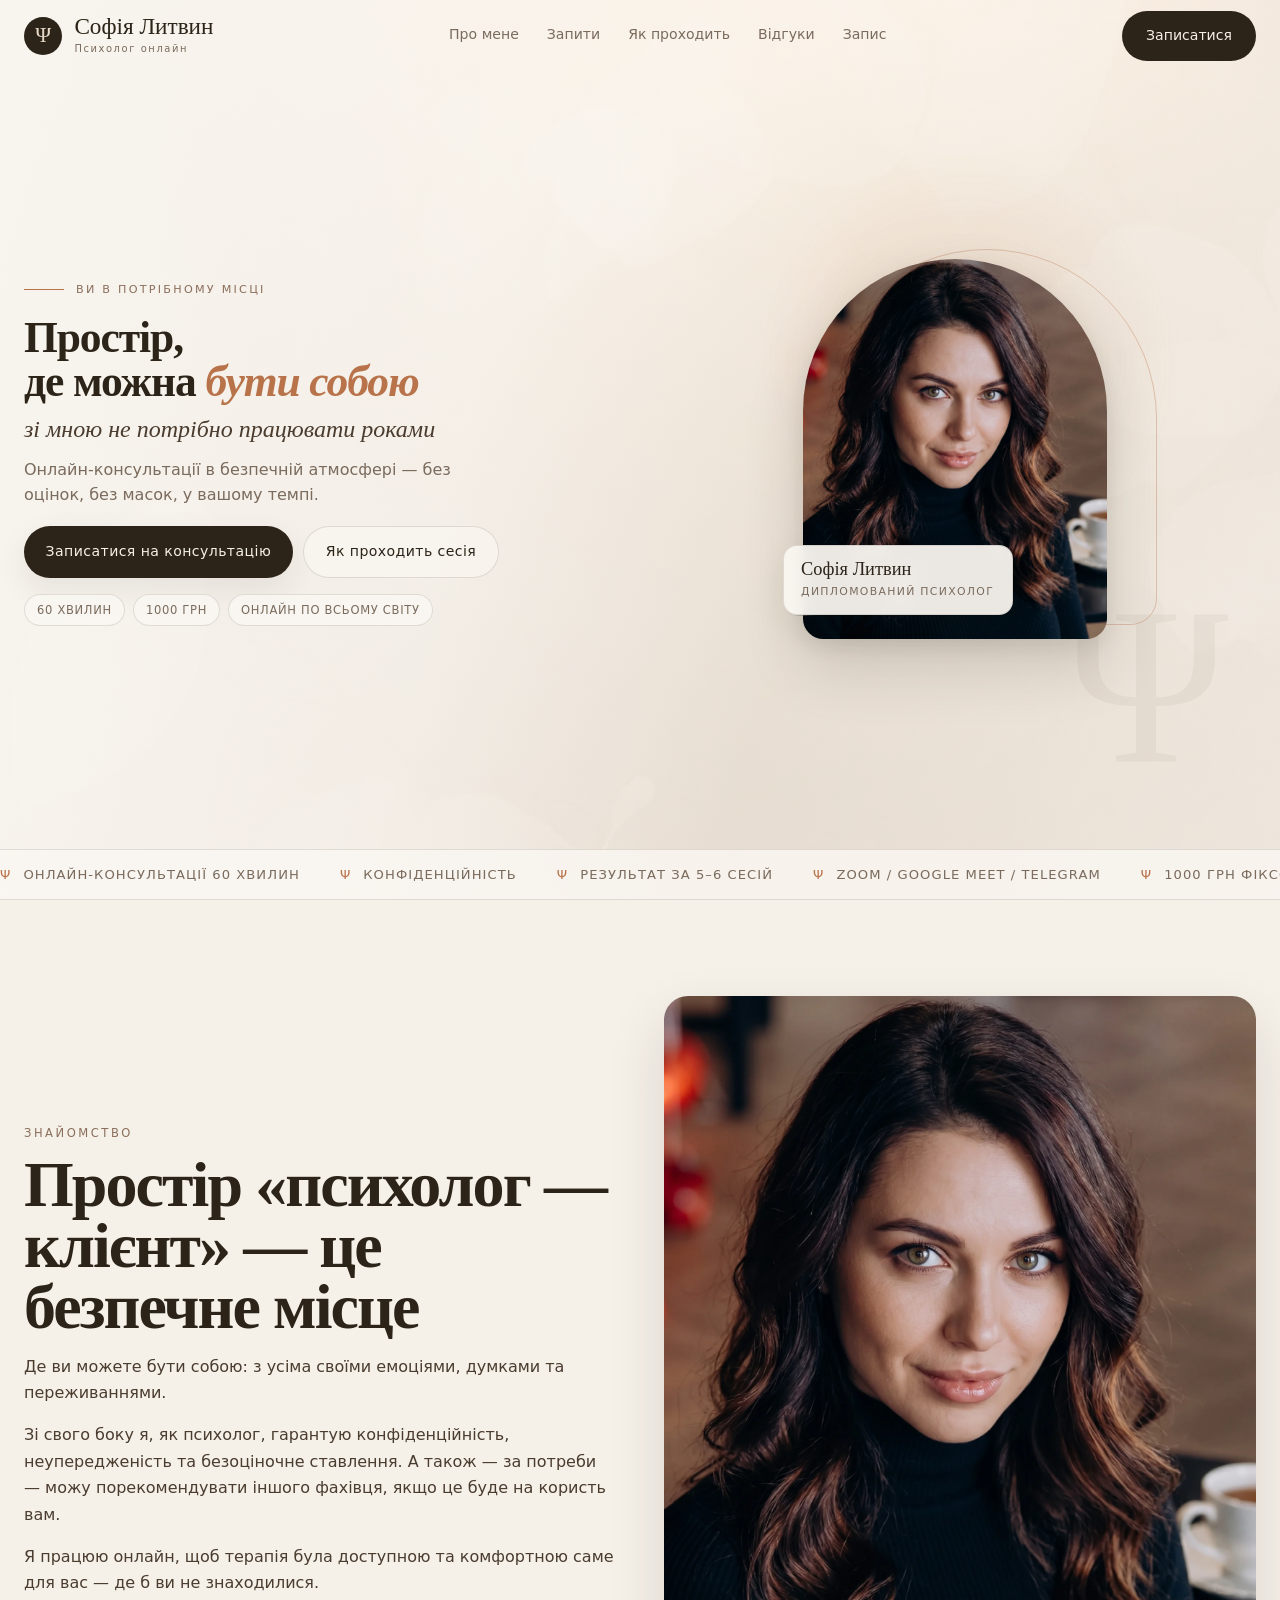
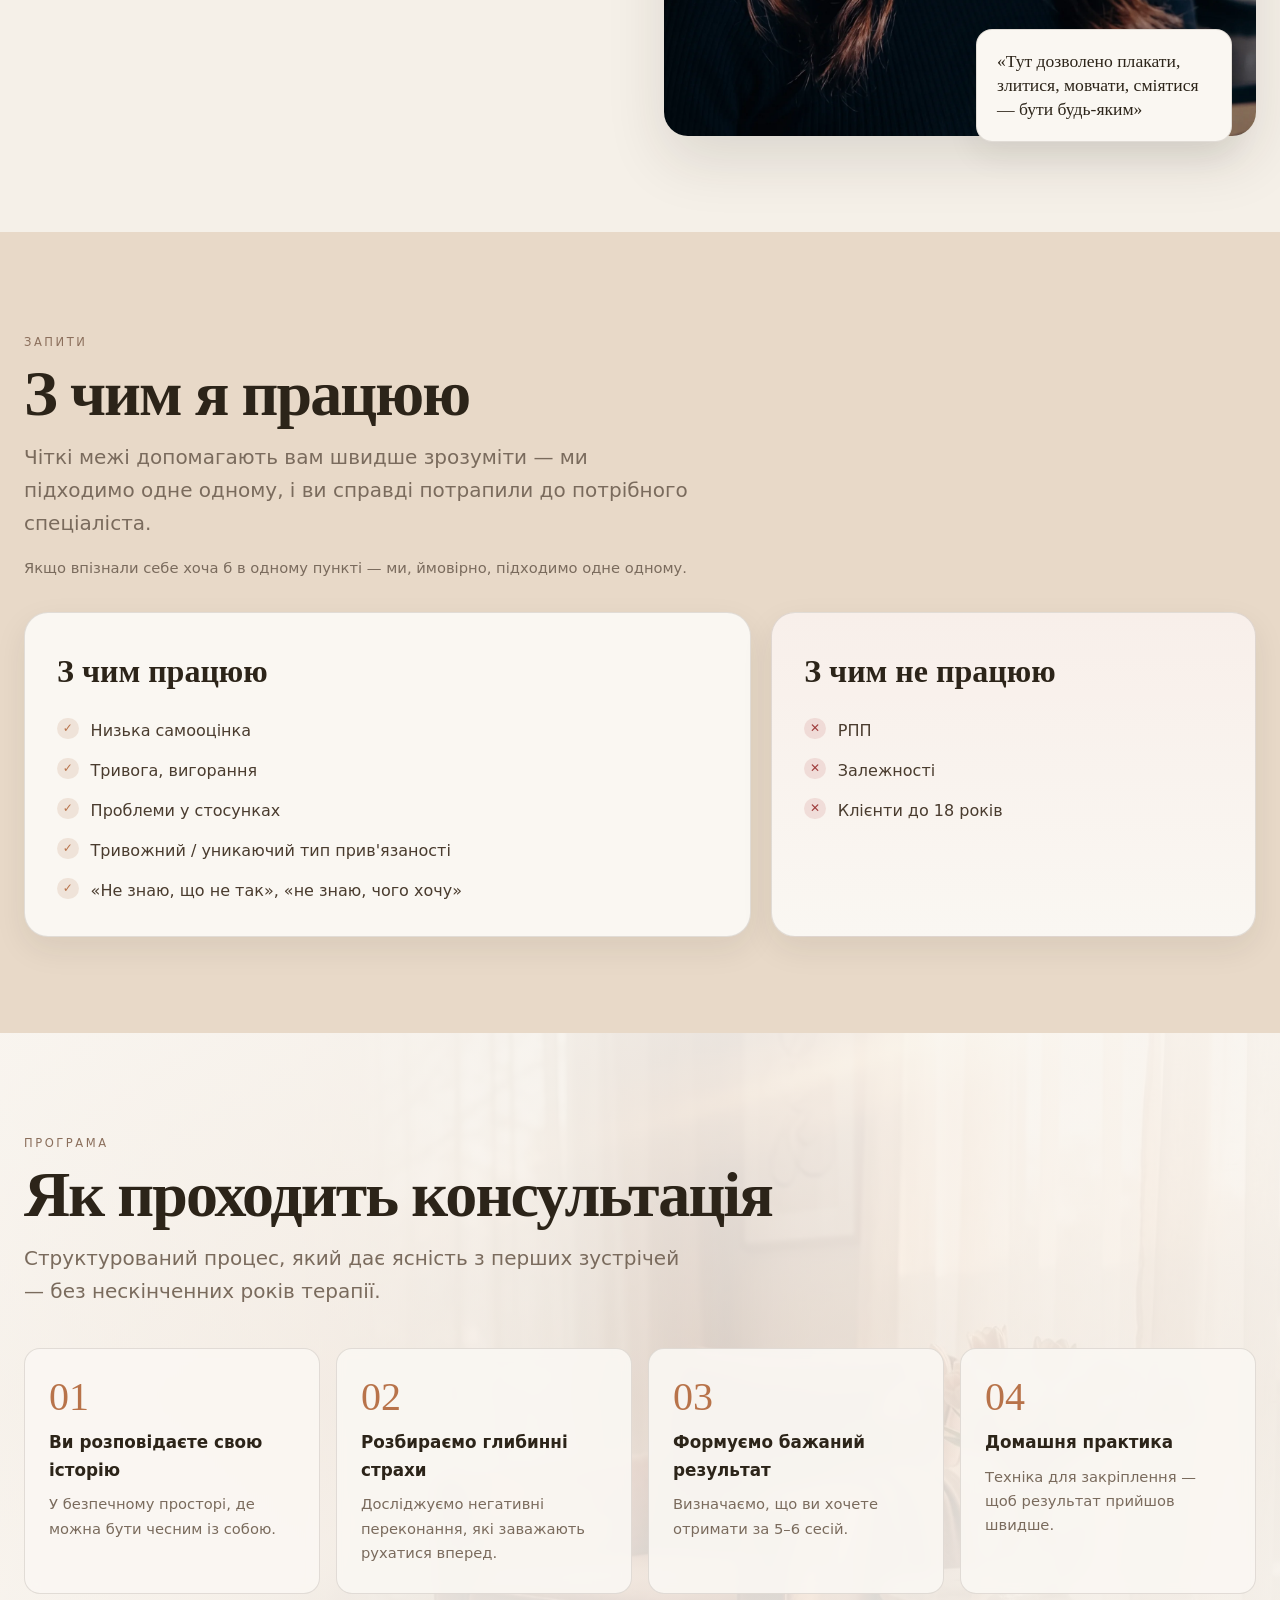
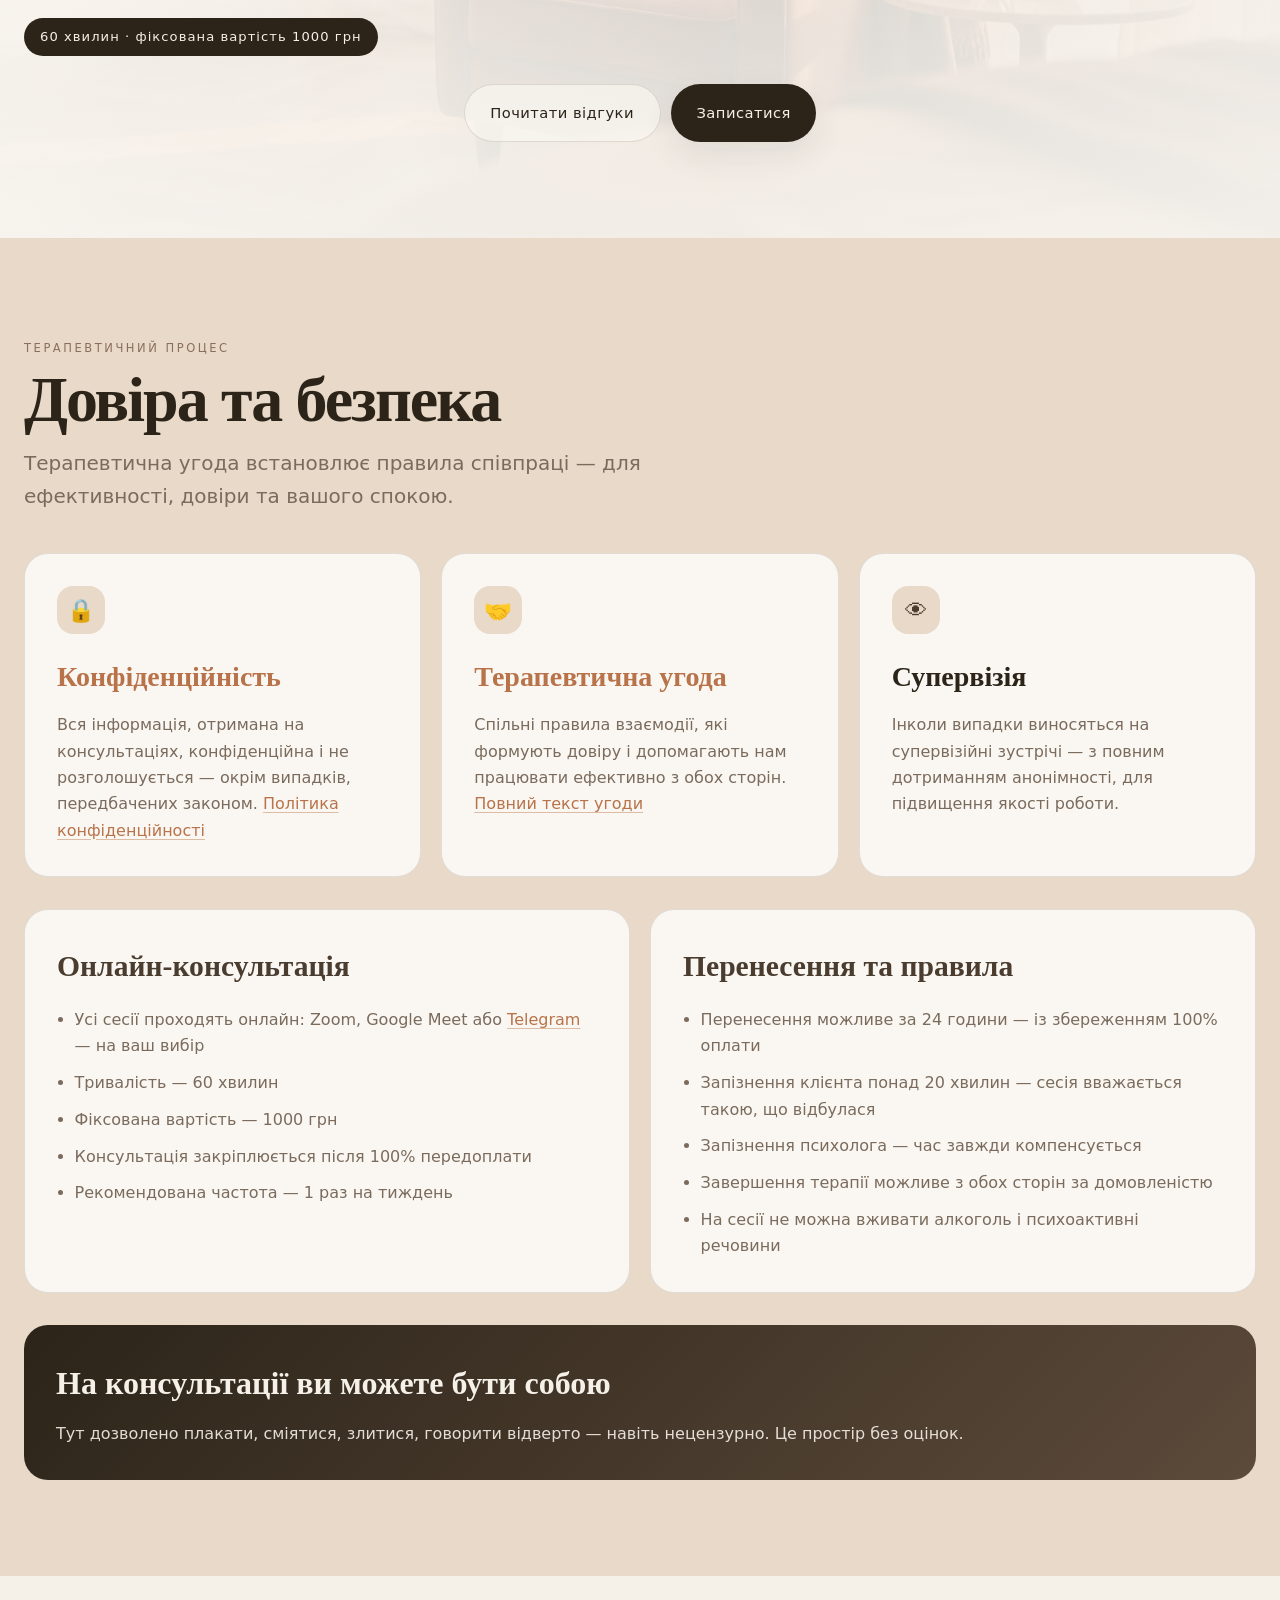
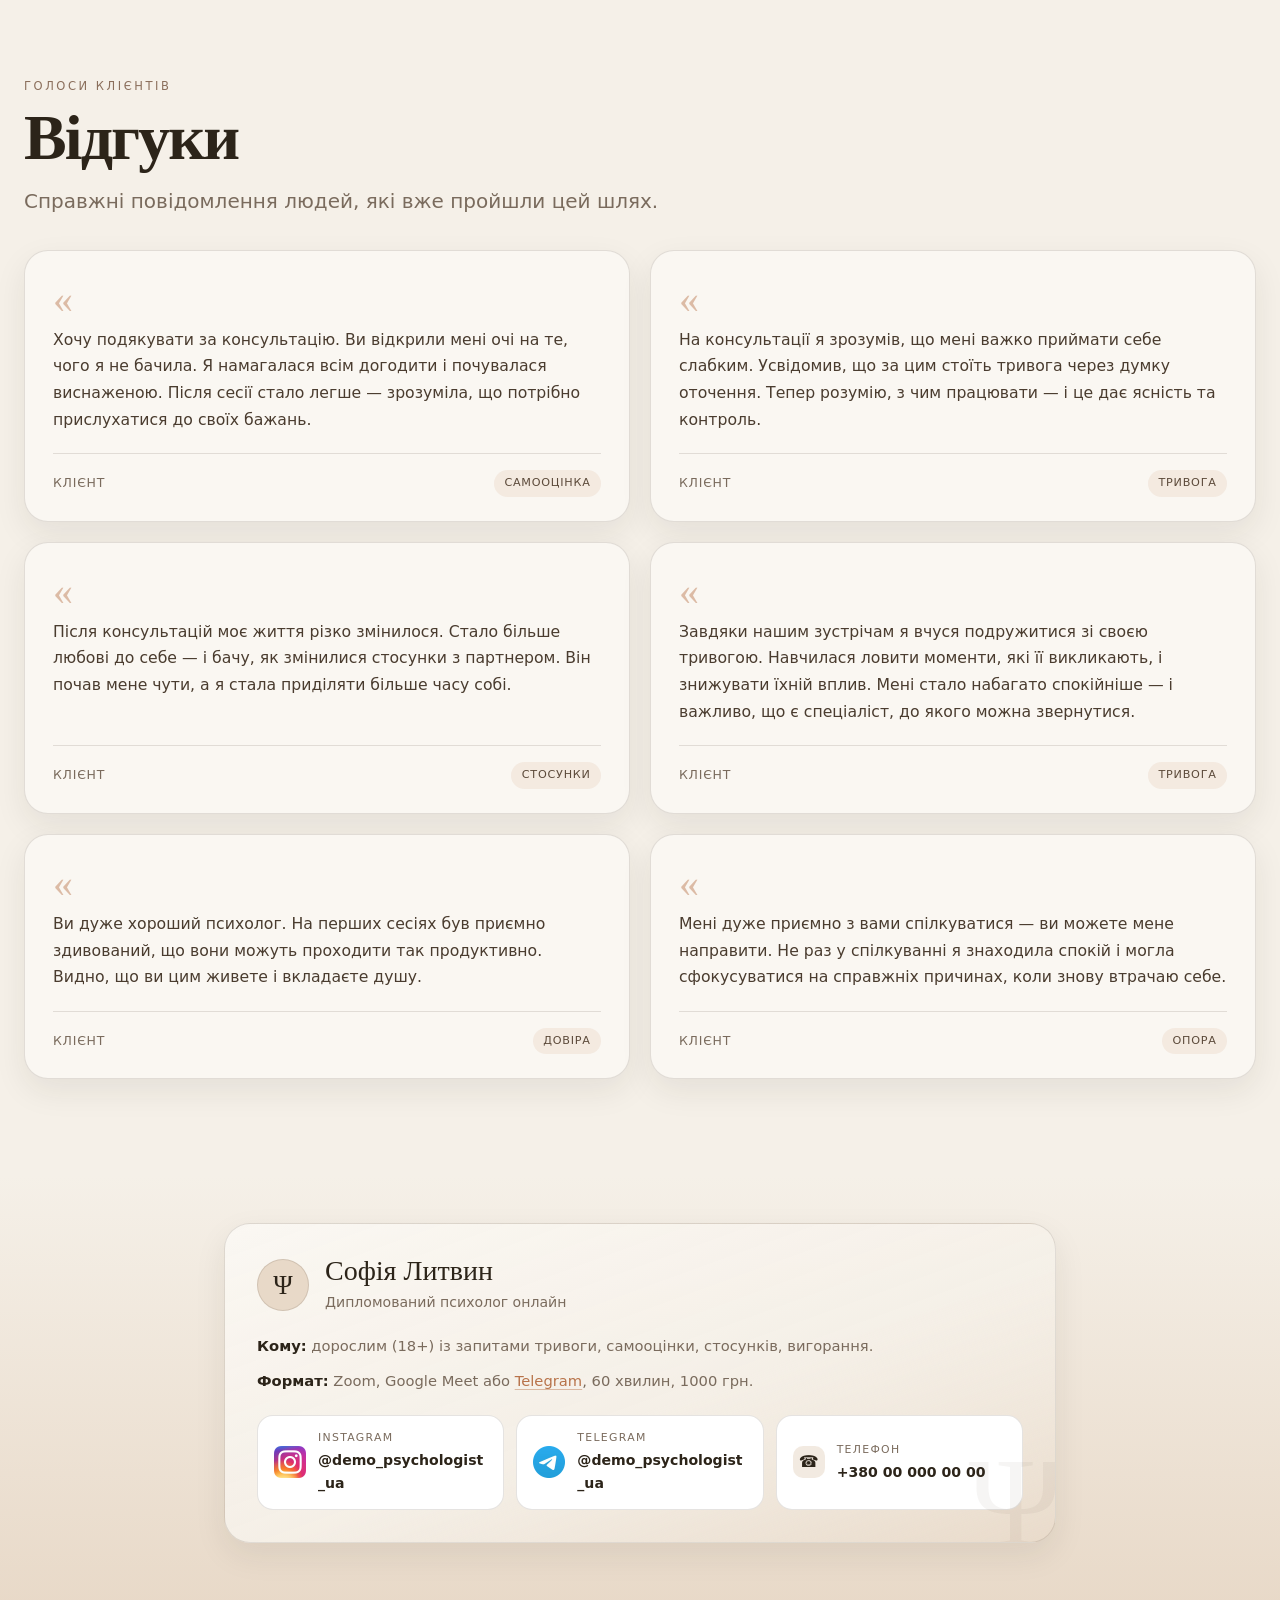
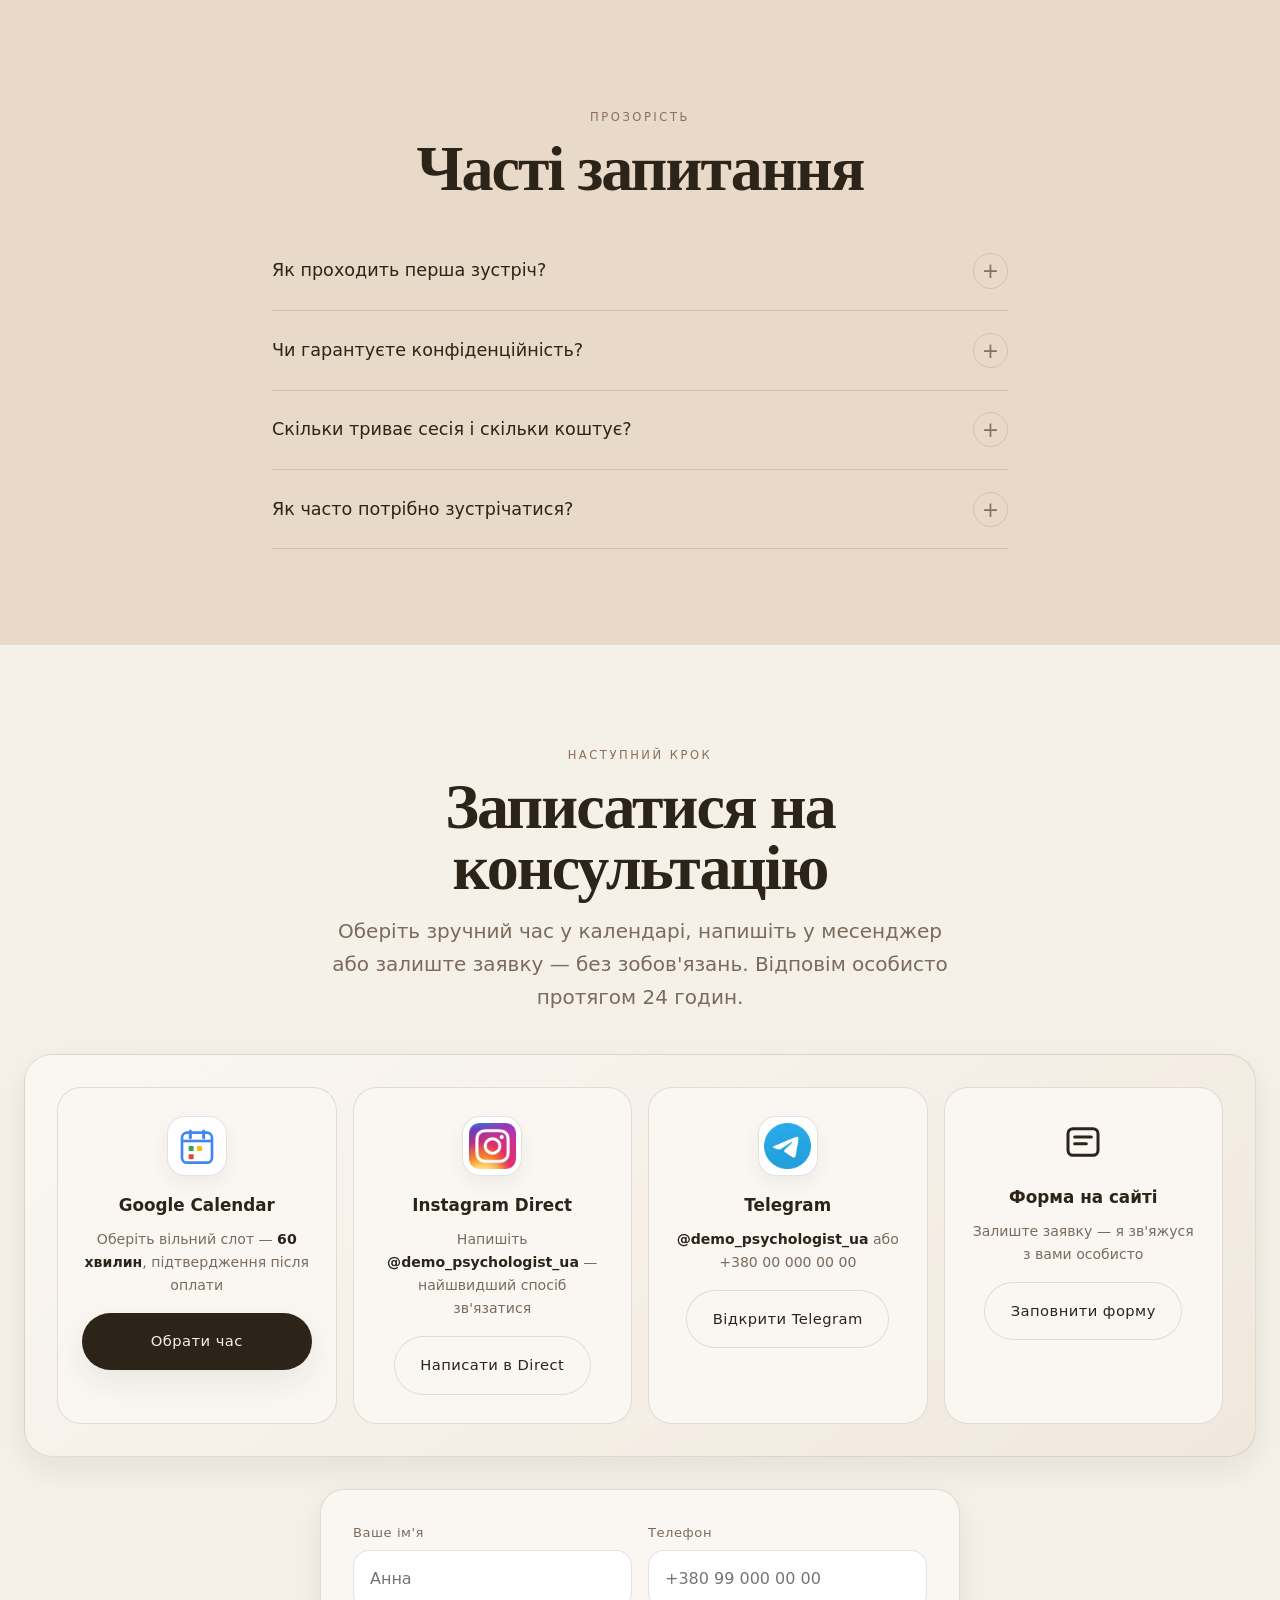
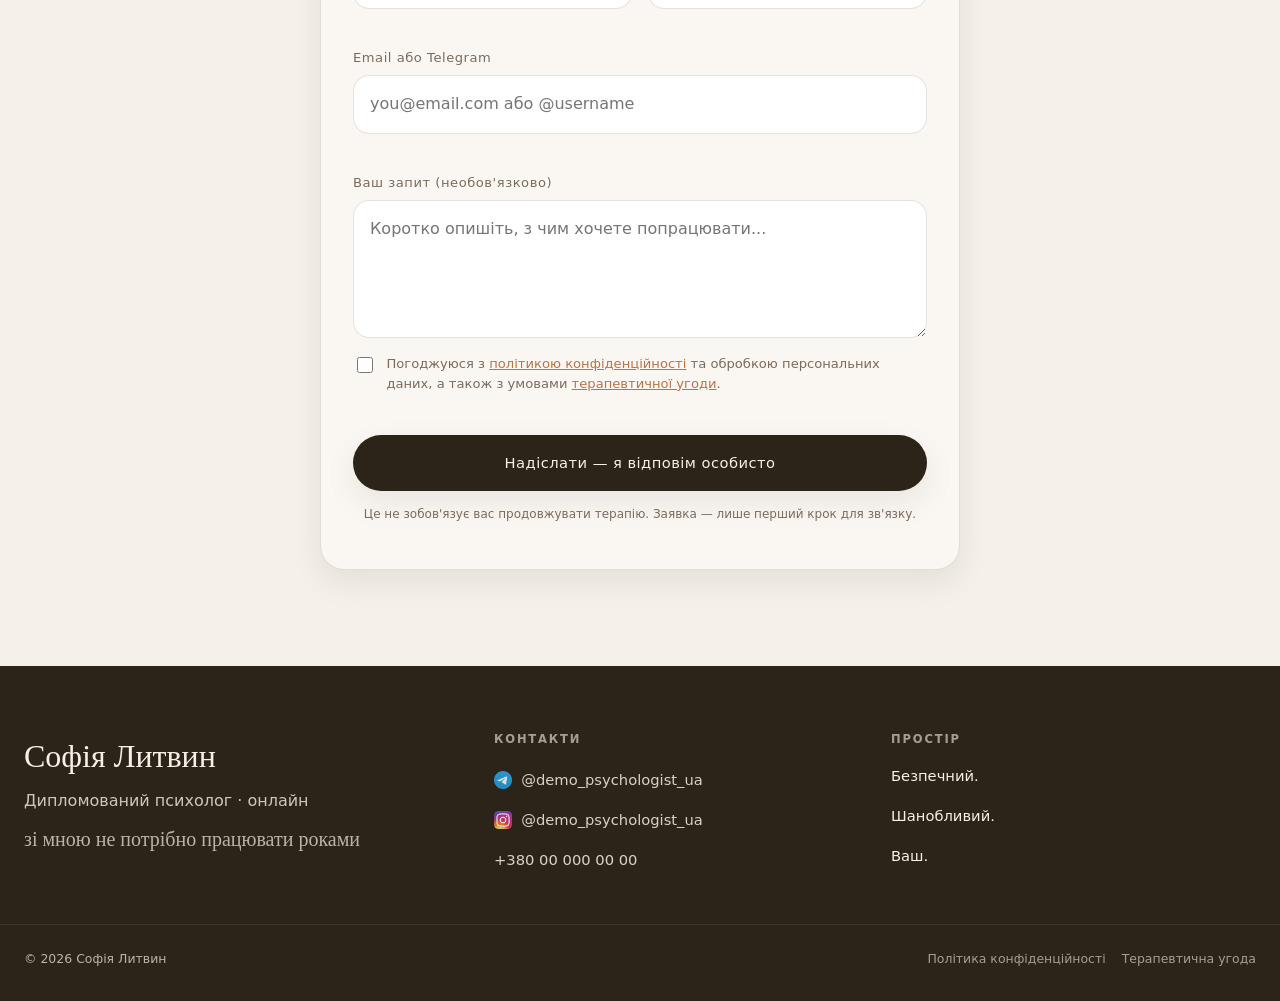
<file: index.html>
<!DOCTYPE html>
<html lang="uk">
<head>
  <!-- SITE_URL: https://demo-psychologist.example.com — оновити при публікації -->
  <meta charset="UTF-8">
  <meta name="viewport" content="width=device-width, initial-scale=1.0, viewport-fit=cover">
  <meta name="description" content="Софія Литвин — дипломований психолог онлайн. Тривога, самооцінка, стосунки, вигорання. Результат за 5–6 сесій. Запис у Instagram Direct, Telegram або через форму.">
  <meta name="keywords" content="психолог онлайн, Софія Литвин, тривога, самооцінка, стосунки, консультація психолога">
  <link rel="canonical" href="https://demo-psychologist.example.com">
  <meta name="theme-color" content="#E8D9C8">
  <meta name="referrer" content="strict-origin-when-cross-origin">
  <meta http-equiv="Content-Security-Policy" content="default-src 'self'; base-uri 'self'; form-action 'self' https://api.web3forms.com; frame-ancestors 'none'; object-src 'none'; style-src 'self' https://fonts.googleapis.com 'unsafe-inline'; font-src 'self' https://fonts.gstatic.com; img-src 'self' data:; script-src 'self'; connect-src 'self' https://api.web3forms.com;">
  <title>Софія Литвин — психолог онлайн</title>
  <link rel="icon" href="assets/favicon.svg" type="image/svg+xml">
  <link rel="apple-touch-icon" href="assets/favicon.svg">
  <link rel="preconnect" href="https://fonts.googleapis.com">
  <link rel="preconnect" href="https://fonts.gstatic.com" crossorigin>
  <link href="https://fonts.googleapis.com/css2?family=Cormorant+Garamond:ital,wght@0,500;0,600;0,700;1,500&family=Manrope:wght@400;500;600;700&display=swap" rel="stylesheet">
  <link rel="stylesheet" href="css/styles.css">
  <link rel="stylesheet" href="css/animations.css">
  <meta property="og:type" content="website">
  <meta property="og:locale" content="uk_UA">
  <meta property="og:title" content="Софія Литвин — психолог онлайн">
  <meta property="og:description" content="Безпечний простір, де вам допоможуть. Зі мною не потрібно працювати роками.">
  <meta property="og:image" content="assets/images/person/1.webp">
  <meta name="twitter:card" content="summary_large_image">
      <script type="application/ld+json">
  {
    "@context": "https://schema.org",
    "@graph": [
      {
        "@type": "ProfessionalService",
        "@id": "https://demo-psychologist.example.com#business",
        "name": "Софія Литвин — психолог онлайн",
        "description": "Індивідуальні онлайн-консультації 60 хвилин. Тривога, самооцінка, стосунки, вигорання. Результат за 5–6 сесій.",
        "url": "https://demo-psychologist.example.com",
        "image": "https://demo-psychologist.example.com/assets/images/person/1.webp",
        "telephone": "+380000000000",
        "priceRange": "1000 UAH",
        "areaServed": { "@type": "Place", "name": "Онлайн по всьому світу" },
        "sameAs": ["https://instagram.com/demo_psychologist_ua", "https://t.me/demo_psychologist_ua"],
        "founder": {
          "@type": "Person",
          "name": "Софія Литвин",
          "jobTitle": "Дипломований психолог"
        }
      },
      {
        "@type": "FAQPage",
        "mainEntity": [
          { "@type": "Question", "name": "Як проходить перша зустріч?", "acceptedAnswer": { "@type": "Answer", "text": "Перша сесія — знайомство та обговорення запиту без зобов'язання продовжувати." }},
          { "@type": "Question", "name": "Чи гарантуєте конфіденційність?", "acceptedAnswer": { "@type": "Answer", "text": "Так, вся інформація конфіденційна, окрім випадків, передбачених законом." }},
          { "@type": "Question", "name": "Скільки триває сесія і скільки коштує?", "acceptedAnswer": { "@type": "Answer", "text": "60 хвилин, 1000 грн. Консультація закріплюється після 100% передоплати." }},
          { "@type": "Question", "name": "Як часто потрібно зустрічатися?", "acceptedAnswer": { "@type": "Answer", "text": "Рекомендується 1 раз на тиждень, частоту можна коригувати." }}
        ]
      }
    ]
  }
  </script>
    </head>
<body>
      <svg xmlns="http://www.w3.org/2000/svg" style="display:none" aria-hidden="true">
    <symbol id="icon-instagram-brand" viewBox="0 0 24 24">
      <defs><linearGradient id="ig-grad" x1="0%" y1="100%" x2="100%" y2="0%"><stop offset="0%" stop-color="#F58529"/><stop offset="30%" stop-color="#DD2A7B"/><stop offset="60%" stop-color="#8134AF"/><stop offset="100%" stop-color="#515BD4"/></linearGradient></defs>
      <rect x="1" y="1" width="22" height="22" rx="6" fill="url(#ig-grad)"/>
      <rect x="5.5" y="5.5" width="13" height="13" rx="3.5" fill="none" stroke="#fff" stroke-width="1.6"/>
      <circle cx="12" cy="12" r="3.2" fill="none" stroke="#fff" stroke-width="1.6"/>
      <circle cx="17.2" cy="6.8" r="1.1" fill="#fff"/>
    </symbol>
    <symbol id="icon-telegram" viewBox="0 0 24 24">
      <circle cx="12" cy="12" r="11" fill="#229ED9"/>
      <path d="M5.5 11.8c3.9-1.7 6.5-2.8 7.8-3.4 3.3-1.4 4-1.6 4.4-1.6.1 0 .2 0 .3.1.1.1.1.2.1.3 0 .1-.1.4-.3 1.1-.9 3.9-3.8 13.4-4.1 14.2-.1.3-.2.4-.4.5-.2 0-.3 0-.5-.1l-2.8-2.1-1.4 1.3c-.2.2-.3.3-.6.3-.2 0-.4-.1-.6-.3l.2-2.8 5.2-4.7c.2-.2 0-.4-.4-.2L8.6 14.8l-2.7-.9c-.3-.1-.3-.5.1-.6z" fill="#fff"/>
    </symbol>
    <symbol id="icon-form" viewBox="0 0 24 24">
      <rect x="3" y="4" width="18" height="16" rx="3" fill="none" stroke="currentColor" stroke-width="1.8"/>
      <path d="M7 9h10M7 13h7" stroke="currentColor" stroke-width="1.8" stroke-linecap="round"/>
    </symbol>
    <symbol id="icon-calendar" viewBox="0 0 24 24">
      <rect x="3" y="4" width="18" height="18" rx="3" fill="#fff" stroke="#4285F4" stroke-width="1.6"/>
      <path d="M3 9h18" stroke="#4285F4" stroke-width="1.6"/>
      <path d="M8 3v4M16 3v4" stroke="#4285F4" stroke-width="1.8" stroke-linecap="round"/>
      <rect x="7" y="12" width="3" height="3" rx="0.5" fill="#34A853"/>
      <rect x="12" y="12" width="3" height="3" rx="0.5" fill="#FBBC04"/>
      <rect x="7" y="17" width="3" height="3" rx="0.5" fill="#EA4335"/>
    </symbol>
  </svg>

  <div class="preloader" id="preloader" aria-hidden="true">
    <div class="preloader__psi">Ψ</div>
  </div>

  <header class="nav" id="nav">
    <div class="container nav__inner">
      <a href="#" class="nav__brand" data-scroll="hero" aria-label="На головну">
        <div class="nav__logo">Ψ</div>
        <div>
          <div class="nav__name">Софія Литвин</div>
          <div class="nav__role">Психолог онлайн</div>
        </div>
      </a>
      <nav class="nav__links" aria-label="Основна навігація">
        <a href="#about" data-scroll="about" data-nav="about">Про мене</a>
        <a href="#work" data-scroll="work" data-nav="work">Запити</a>
        <a href="#workflow" data-scroll="workflow" data-nav="workflow">Як проходить</a>
        <a href="#reviews" data-scroll="reviews" data-nav="reviews">Відгуки</a>
        <a href="#booking" data-scroll="booking" data-nav="booking">Запис</a>
      </nav>
      <a href="#booking" class="nav__cta" data-scroll="booking">Записатися</a>
      <button class="nav__burger" id="burger" aria-label="Відкрити меню" aria-expanded="false" aria-controls="mobile-menu">
        <svg width="24" height="24" viewBox="0 0 24 24" fill="none" stroke="currentColor" stroke-width="1.8"><path d="M4 7h16M4 12h16M4 17h16"/></svg>
      </button>
    </div>
    <div class="nav__mobile" id="mobile-menu">
      <a href="#about" data-scroll="about">Про мене</a>
      <a href="#work" data-scroll="work">З чим працюю</a>
      <a href="#workflow" data-scroll="workflow">Як проходить</a>
      <a href="#process" data-scroll="process">Процес</a>
      <a href="#reviews" data-scroll="reviews">Відгуки</a>
      <a href="#booking" data-scroll="booking">Записатися</a>
    </div>
  </header>

  <main>
    <div class="hero-screen">
      <img class="hero-screen__bg" src="assets/images/generated/hero-bg-premium.webp" alt="" width="1920" height="1080" loading="eager" fetchpriority="high">
      <div class="hero-screen__overlay" aria-hidden="true"></div>
    <section class="hero" id="hero">
      <div class="hero__ambient" aria-hidden="true">
        <div class="hero__glow"></div>
        <span class="hero__watermark">Ψ</span>
      </div>
      <div class="container hero__grid">
        <div class="hero__copy">
          <div class="hero__label reveal">
            <span class="hero__label-line"></span>
            <span>Ви в потрібному місці</span>
          </div>
          <h1 class="hero__title reveal reveal-delay-1">
            Простір,<br>де можна <em>бути собою</em>
          </h1>
          <p class="hero__tagline reveal reveal-delay-2">зі мною не потрібно працювати роками</p>
          <p class="hero__desc reveal reveal-delay-2">
            Онлайн-консультації в безпечній атмосфері — без оцінок, без масок, у вашому темпі.
          </p>
          <div class="hero__actions reveal reveal-delay-3">
            <a href="#booking" class="btn btn--primary" data-scroll="booking">Записатися на консультацію</a>
            <a href="#workflow" class="btn btn--ghost" data-scroll="workflow">Як проходить сесія</a>
          </div>
          <ul class="hero__trust reveal reveal-delay-3" aria-label="Ключові факти">
            <li>60 хвилин</li>
            <li>1000 грн</li>
            <li>онлайн по всьому світу</li>
          </ul>
        </div>
        <div class="hero__visual reveal reveal-delay-2">
          <div class="hero__frame">
            <div class="hero__frame-border" aria-hidden="true"></div>
            <div class="hero__portrait">
              <img src="assets/images/person/1.webp" alt="Софія Литвин — дипломований психолог" width="560" height="700" loading="eager">
            </div>
            <div class="hero__card">
              <div class="hero__card-name">Софія Литвин</div>
              <div class="hero__card-role">Дипломований психолог</div>
            </div>
          </div>
        </div>
      </div>
    </section>

    <div class="ticker" aria-hidden="true">
      <div class="ticker__track">
        <span class="ticker__item">онлайн-консультації 60 хвилин</span>
        <span class="ticker__item">конфіденційність</span>
        <span class="ticker__item">результат за 5–6 сесій</span>
        <span class="ticker__item">zoom / google meet / telegram</span>
        <span class="ticker__item">1000 грн фіксована вартість</span>
        <span class="ticker__item">онлайн-консультації 60 хвилин</span>
        <span class="ticker__item">конфіденційність</span>
        <span class="ticker__item">результат за 5–6 сесій</span>
        <span class="ticker__item">zoom / google meet / telegram</span>
        <span class="ticker__item">1000 грн фіксована вартість</span>
      </div>
    </div>
    </div>

    <section class="section" id="about">
      <div class="container grid-2">
        <div class="about__text reveal">
          <span class="eyebrow">Знайомство</span>
          <h2 class="section-title">Простір «психолог — клієнт» — це безпечне місце</h2>
          <p>Де ви можете бути собою: з усіма своїми емоціями, думками та переживаннями.</p>
          <p>Зі свого боку я, як психолог, гарантую конфіденційність, неупередженість та безоціночне ставлення. А також — за потреби — можу порекомендувати іншого фахівця, якщо це буде на користь вам.</p>
          <p>Я працюю онлайн, щоб терапія була доступною та комфортною саме для вас — де б ви не знаходилися.</p>
        </div>
        <div class="about__photo-wrap reveal reveal-delay-2">
          <div class="about__photo">
            <img src="assets/images/person/1.webp" alt="Софія Литвин — дипломований психолог" width="800" height="1000" loading="lazy">
          </div>
          <blockquote class="about__quote">«Тут дозволено плакати, злитися, мовчати, сміятися — бути будь-яким»</blockquote>
        </div>
      </div>
    </section>

    <section class="section section--alt" id="work">
      <div class="container">
        <div class="reveal">
          <span class="eyebrow">Запити</span>
          <h2 class="section-title">З чим я працюю</h2>
          <p class="section-lead">Чіткі межі допомагають вам швидше зрозуміти — ми підходимо одне одному, і ви справді потрапили до потрібного спеціаліста.</p>
        </div>
        <p class="reveal" style="margin-top:1rem; font-size:0.92rem; color:var(--text-muted);">Якщо впізнали себе хоча б в одному пункті — ми, ймовірно, підходимо одне одному.</p>
        <div class="work-grid" style="margin-top: 2rem;">
          <article class="work-card reveal">
            <h3>З чим працюю</h3>
            <ul class="work-list">
              <li><span class="work-list__icon work-list__icon--yes">✓</span>Низька самооцінка</li>
              <li><span class="work-list__icon work-list__icon--yes">✓</span>Тривога, вигорання</li>
              <li><span class="work-list__icon work-list__icon--yes">✓</span>Проблеми у стосунках</li>
              <li><span class="work-list__icon work-list__icon--yes">✓</span>Тривожний / уникаючий тип прив'язаності</li>
              <li><span class="work-list__icon work-list__icon--yes">✓</span>«Не знаю, що не так», «не знаю, чого хочу»</li>
            </ul>
          </article>
          <article class="work-card work-card--exclude reveal reveal-delay-1">
            <h3>З чим не працюю</h3>
            <ul class="work-list">
              <li><span class="work-list__icon work-list__icon--no">✕</span>РПП</li>
              <li><span class="work-list__icon work-list__icon--no">✕</span>Залежності</li>
              <li><span class="work-list__icon work-list__icon--no">✕</span>Клієнти до 18 років</li>
            </ul>
          </article>
        </div>
      </div>
    </section>

    <section class="section workflow" id="workflow">
      <img class="workflow__bg" src="assets/images/generated/workflow-abstract.webp" alt="" width="1920" height="1080" loading="lazy">
      <div class="container workflow__inner">
        <div class="reveal">
          <span class="eyebrow">Програма</span>
          <h2 class="section-title">Як проходить консультація</h2>
          <p class="section-lead">Структурований процес, який дає ясність з перших зустрічей — без нескінченних років терапії.</p>
        </div>
        <div class="workflow__steps">
          <article class="workflow__step reveal">
            <div class="workflow__num">01</div>
            <h3>Ви розповідаєте свою історію</h3>
            <p>У безпечному просторі, де можна бути чесним із собою.</p>
          </article>
          <article class="workflow__step reveal reveal-delay-1">
            <div class="workflow__num">02</div>
            <h3>Розбираємо глибинні страхи</h3>
            <p>Досліджуємо негативні переконання, які заважають рухатися вперед.</p>
          </article>
          <article class="workflow__step reveal reveal-delay-2">
            <div class="workflow__num">03</div>
            <h3>Формуємо бажаний результат</h3>
            <p>Визначаємо, що ви хочете отримати за 5–6 сесій.</p>
          </article>
          <article class="workflow__step reveal reveal-delay-3">
            <div class="workflow__num">04</div>
            <h3>Домашня практика</h3>
            <p>Техніка для закріплення — щоб результат прийшов швидше.</p>
          </article>
        </div>
        <span class="workflow__duration reveal">60 хвилин · фіксована вартість 1000 грн</span>
        <div class="workflow__cta reveal">
          <a href="#reviews" class="btn btn--ghost" data-scroll="reviews">Почитати відгуки</a>
          <a href="#booking" class="btn btn--primary" data-scroll="booking">Записатися</a>
        </div>
      </div>
    </section>

    <section class="section section--alt" id="process">
      <div class="container">
        <div class="reveal">
          <span class="eyebrow">Терапевтичний процес</span>
          <h2 class="section-title">Довіра та безпека</h2>
          <p class="section-lead">Терапевтична угода встановлює правила співпраці — для ефективності, довіри та вашого спокою.</p>
        </div>
        <div class="process-grid">
          <article class="process-card reveal">
            <div class="process-card__icon">🔒</div>
            <h3><a href="polityka-konfidentsiynosti.html" class="social-link" style="text-decoration:none;">Конфіденційність</a></h3>
            <p>Вся інформація, отримана на консультаціях, конфіденційна і не розголошується — окрім випадків, передбачених законом. <a href="polityka-konfidentsiynosti.html" class="social-link">Політика конфіденційності</a></p>
          </article>
          <article class="process-card reveal reveal-delay-1">
            <div class="process-card__icon">🤝</div>
            <h3><a href="terapevtychna-ugoda.html" class="social-link" style="text-decoration:none;">Терапевтична угода</a></h3>
            <p>Спільні правила взаємодії, які формують довіру і допомагають нам працювати ефективно з обох сторін. <a href="terapevtychna-ugoda.html" class="social-link">Повний текст угоди</a></p>
          </article>
          <article class="process-card reveal reveal-delay-2">
            <div class="process-card__icon">👁</div>
            <h3>Супервізія</h3>
            <p>Інколи випадки виносяться на супервізійні зустрічі — з повним дотриманням анонімності, для підвищення якості роботи.</p>
          </article>
        </div>

        <div class="program-panel">
          <article class="program-card reveal">
            <h3>Онлайн-консультація</h3>
            <ul>
              <li>Усі сесії проходять онлайн: Zoom, Google Meet або <a href="https://t.me/demo_psychologist_ua" class="social-link" target="_blank" rel="noopener noreferrer">Telegram</a> — на ваш вибір</li>
              <li>Тривалість — 60 хвилин</li>
              <li>Фіксована вартість — 1000 грн</li>
              <li>Консультація закріплюється після 100% передоплати</li>
              <li>Рекомендована частота — 1 раз на тиждень</li>
            </ul>
          </article>
          <article class="program-card reveal reveal-delay-1">
            <h3>Перенесення та правила</h3>
            <ul>
              <li>Перенесення можливе за 24 години — із збереженням 100% оплати</li>
              <li>Запізнення клієнта понад 20 хвилин — сесія вважається такою, що відбулася</li>
              <li>Запізнення психолога — час завжди компенсується</li>
              <li>Завершення терапії можливе з обох сторін за домовленістю</li>
              <li>На сесії не можна вживати алкоголь і психоактивні речовини</li>
            </ul>
          </article>
        </div>

        <div class="program-highlight reveal">
          <h3>На консультації ви можете бути собою</h3>
          <p>Тут дозволено плакати, сміятися, злитися, говорити відверто — навіть нецензурно. Це простір без оцінок.</p>
        </div>
      </div>
    </section>

    <section class="section" id="reviews">
      <div class="container">
        <div class="reveal">
          <span class="eyebrow">Голоси клієнтів</span>
          <h2 class="section-title">Відгуки</h2>
          <p class="section-lead">Справжні повідомлення людей, які вже пройшли цей шлях.</p>
        </div>
        <div class="reviews__grid">
          <article class="review-card reveal" itemscope itemtype="https://schema.org/Review">
            <span class="review-card__quote" aria-hidden="true">«</span>
            <p class="review-card__text" itemprop="reviewBody">Хочу подякувати за консультацію. Ви відкрили мені очі на те, чого я не бачила. Я намагалася всім догодити і почувалася виснаженою. Після сесії стало легше — зрозуміла, що потрібно прислухатися до своїх бажань.</p>
            <div class="review-card__meta"><span itemprop="author">Клієнт</span><span class="review-card__topic">Самооцінка</span></div>
          </article>
          <article class="review-card reveal reveal-delay-1" itemscope itemtype="https://schema.org/Review">
            <span class="review-card__quote" aria-hidden="true">«</span>
            <p class="review-card__text" itemprop="reviewBody">На консультації я зрозумів, що мені важко приймати себе слабким. Усвідомив, що за цим стоїть тривога через думку оточення. Тепер розумію, з чим працювати — і це дає ясність та контроль.</p>
            <div class="review-card__meta"><span itemprop="author">Клієнт</span><span class="review-card__topic">Тривога</span></div>
          </article>
          <article class="review-card reveal reveal-delay-2" itemscope itemtype="https://schema.org/Review">
            <span class="review-card__quote" aria-hidden="true">«</span>
            <p class="review-card__text" itemprop="reviewBody">Після консультацій моє життя різко змінилося. Стало більше любові до себе — і бачу, як змінилися стосунки з партнером. Він почав мене чути, а я стала приділяти більше часу собі.</p>
            <div class="review-card__meta"><span itemprop="author">Клієнт</span><span class="review-card__topic">Стосунки</span></div>
          </article>
          <article class="review-card reveal" itemscope itemtype="https://schema.org/Review">
            <span class="review-card__quote" aria-hidden="true">«</span>
            <p class="review-card__text" itemprop="reviewBody">Завдяки нашим зустрічам я вчуся подружитися зі своєю тривогою. Навчилася ловити моменти, які її викликають, і знижувати їхній вплив. Мені стало набагато спокійніше — і важливо, що є спеціаліст, до якого можна звернутися.</p>
            <div class="review-card__meta"><span itemprop="author">Клієнт</span><span class="review-card__topic">Тривога</span></div>
          </article>
          <article class="review-card reveal reveal-delay-1" itemscope itemtype="https://schema.org/Review">
            <span class="review-card__quote" aria-hidden="true">«</span>
            <p class="review-card__text" itemprop="reviewBody">Ви дуже хороший психолог. На перших сесіях був приємно здивований, що вони можуть проходити так продуктивно. Видно, що ви цим живете і вкладаєте душу.</p>
            <div class="review-card__meta"><span itemprop="author">Клієнт</span><span class="review-card__topic">Довіра</span></div>
          </article>
          <article class="review-card reveal reveal-delay-2" itemscope itemtype="https://schema.org/Review">
            <span class="review-card__quote" aria-hidden="true">«</span>
            <p class="review-card__text" itemprop="reviewBody">Мені дуже приємно з вами спілкуватися — ви можете мене направити. Не раз у спілкуванні я знаходила спокій і могла сфокусуватися на справжніх причинах, коли знову втрачаю себе.</p>
            <div class="review-card__meta"><span itemprop="author">Клієнт</span><span class="review-card__topic">Опора</span></div>
          </article>
        </div>
      </div>
    </section>

    <section class="section section--contact" id="contacts">
      <div class="container">
        <aside class="contact-panel reveal" aria-label="Контакти та коротка інформація">
          <div class="contact-panel__head">
            <div class="contact-panel__mark" aria-hidden="true">Ψ</div>
            <div class="contact-panel__intro">
              <p class="contact-panel__name">Софія Литвин</p>
              <p class="contact-panel__role">Дипломований психолог онлайн</p>
            </div>
          </div>
          <p class="contact-panel__line"><strong>Кому:</strong> дорослим (18+) із запитами тривоги, самооцінки, стосунків, вигорання.</p>
          <p class="contact-panel__line"><strong>Формат:</strong> Zoom, Google Meet або <a href="https://t.me/demo_psychologist_ua" class="social-link" target="_blank" rel="noopener noreferrer">Telegram</a>, 60 хвилин, 1000 грн.</p>
          <div class="contact-panel__actions">
            <a href="https://ig.me/m/demo_psychologist_ua" class="contact-chip contact-chip--ig" target="_blank" rel="noopener noreferrer">
              <img src="assets/images/ico/Instagram_icon.webp" alt="" width="32" height="32" class="brand-icon">
              <span class="contact-chip__text">
                <span class="contact-chip__label">Instagram</span>
                <span class="contact-chip__value">@demo_psychologist_ua</span>
              </span>
            </a>
            <a href="https://t.me/demo_psychologist_ua" class="contact-chip contact-chip--tg" target="_blank" rel="noopener noreferrer">
              <img src="assets/images/ico/Telegram_2019_Logo.svg.webp" alt="" width="32" height="32" class="brand-icon">
              <span class="contact-chip__text">
                <span class="contact-chip__label">Telegram</span>
                <span class="contact-chip__value">@demo_psychologist_ua</span>
              </span>
            </a>
            <a href="tel:+380000000000" class="contact-chip contact-chip--phone">
              <span class="contact-chip__phone-icon" aria-hidden="true">☎</span>
              <span class="contact-chip__text">
                <span class="contact-chip__label">Телефон</span>
                <span class="contact-chip__value">+380 00 000 00 00</span>
              </span>
            </a>
          </div>
        </aside>
      </div>
    </section>

    <section class="section section--alt" id="faq">
      <div class="container">
        <div class="text-center reveal" style="text-align:center; margin-bottom: 2rem;">
          <span class="eyebrow">Прозорість</span>
          <h2 class="section-title">Часті запитання</h2>
        </div>
        <div class="faq">
          <div class="faq__item reveal">
            <button class="faq__question" type="button">
              Як проходить перша зустріч?
              <span class="faq__toggle">+</span>
            </button>
            <div class="faq__answer">Перша сесія — знайомство та обговорення вашого запиту. Ви можете ставити будь-які питання. Це безпечний простір без зобов'язання продовжувати роботу.</div>
          </div>
          <div class="faq__item reveal">
            <button class="faq__question" type="button">
              Чи гарантуєте конфіденційність?
              <span class="faq__toggle">+</span>
            </button>
            <div class="faq__answer">Так. Вся інформація суворо конфіденційна. Виняток — випадки, передбачені законом. Інколи анонімізовані випадки виносяться на супервізію.</div>
          </div>
          <div class="faq__item reveal">
            <button class="faq__question" type="button">
              Скільки триває сесія і скільки коштує?
              <span class="faq__toggle">+</span>
            </button>
            <div class="faq__answer">60 хвилин, фіксована вартість 1000 грн. Консультація закріплюється після 100% передоплати. Формат — Zoom, Google Meet або <a href="https://t.me/demo_psychologist_ua" class="social-link" target="_blank" rel="noopener noreferrer">Telegram</a>.</div>
          </div>
          <div class="faq__item reveal">
            <button class="faq__question" type="button">
              Як часто потрібно зустрічатися?
              <span class="faq__toggle">+</span>
            </button>
            <div class="faq__answer">Рекомендується 1 раз на тиждень. За запитом — 2 рази на тиждень або раз на 2 тижні. Частоту ми обговорюємо разом і коригуємо гнучко.</div>
          </div>
        </div>
      </div>
    </section>

    <section class="section" id="booking">
      <div class="container">
        <div class="reveal" style="text-align:center; max-width:40rem; margin-inline:auto;">
          <span class="eyebrow">Наступний крок</span>
          <h2 class="section-title">Записатися на консультацію</h2>
          <p class="section-lead" style="margin-inline:auto;">Оберіть зручний час у календарі, напишіть у месенджер або залиште заявку — без зобов'язань. Відповім особисто протягом 24 годин.</p>
        </div>

        <div class="booking__channels-wrap reveal">
        <div class="booking__channels">
          <a href="https://calendar.app.google/x67fDKayiyGxGdEG7" class="channel-card channel-card--calendar reveal" target="_blank" rel="noopener noreferrer">
            <div class="channel-card__icon channel-card__icon--brand">
              <svg aria-hidden="true" width="44" height="44"><use href="#icon-calendar"/></svg>
            </div>
            <h3>Google Calendar</h3>
            <p>Оберіть вільний слот — <span class="channel-card__handle">60 хвилин</span>, підтвердження після оплати</p>
            <span class="btn btn--primary">Обрати час</span>
          </a>
          <a href="https://ig.me/m/demo_psychologist_ua" class="channel-card channel-card--ig reveal reveal-delay-1" target="_blank" rel="noopener noreferrer">
            <div class="channel-card__icon channel-card__icon--brand">
              <img src="assets/images/ico/Instagram_icon.webp" alt="" width="44" height="44" class="brand-icon">
            </div>
            <h3>Instagram Direct</h3>
            <p>Напишіть <span class="channel-card__handle">@demo_psychologist_ua</span> — найшвидший спосіб зв'язатися</p>
            <span class="btn btn--ghost">Написати в Direct</span>
          </a>
          <a href="https://t.me/demo_psychologist_ua" class="channel-card channel-card--tg reveal reveal-delay-2" target="_blank" rel="noopener noreferrer">
            <div class="channel-card__icon channel-card__icon--brand">
              <img src="assets/images/ico/Telegram_2019_Logo.svg.webp" alt="" width="44" height="44" class="brand-icon">
            </div>
            <h3>Telegram</h3>
            <p><span class="channel-card__handle">@demo_psychologist_ua</span> або <span class="channel-card__phone">+380 00 000 00 00</span></p>
            <span class="btn btn--ghost">Відкрити Telegram</span>
          </a>
          <a href="#booking-form" class="channel-card channel-card--form reveal reveal-delay-3" data-scroll="booking-form">
            <div class="channel-card__icon"><svg aria-hidden="true"><use href="#icon-form"/></svg></div>
            <h3>Форма на сайті</h3>
            <p>Залиште заявку — я зв'яжуся з вами особисто</p>
            <span class="btn btn--ghost">Заповнити форму</span>
          </a>
        </div>
        </div>

        <form class="booking__form reveal" id="booking-form" action="https://api.web3forms.com/submit" method="POST" novalidate>
          <div class="form-success" id="form-success">Дякую! Заявку прийнято — я зв'яжуся з вами протягом 24 годин.</div>
          <input type="hidden" name="access_key" value="YOUR_WEB3FORMS_KEY">
          <input type="checkbox" name="botcheck" class="hidden" style="display:none" tabindex="-1" autocomplete="off">
          <div class="form-grid">
            <div class="form-field">
              <label for="name">Ваше ім'я</label>
              <input id="name" name="name" type="text" placeholder="Анна" required maxlength="120" autocomplete="name">
              <span class="form-error" data-error="name"></span>
            </div>
            <div class="form-field">
              <label for="phone">Телефон</label>
              <input id="phone" name="phone" type="tel" placeholder="+380 99 000 00 00" required maxlength="32" autocomplete="tel">
              <span class="form-error" data-error="phone"></span>
            </div>
            <div class="form-field form-field--full">
              <label for="contact">Email або Telegram</label>
              <input id="contact" name="contact" type="text" placeholder="you@email.com або @username" required maxlength="120" autocomplete="email">
              <span class="form-error" data-error="contact"></span>
            </div>
            <div class="form-field form-field--full">
              <label for="message">Ваш запит (необов'язково)</label>
              <textarea id="message" name="message" rows="4" placeholder="Коротко опишіть, з чим хочете попрацювати..." maxlength="2000"></textarea>
            </div>
          </div>
          <label class="form-consent">
            <input type="checkbox" name="consent" id="consent" value="yes" required>
            <span>Погоджуюся з <a href="polityka-konfidentsiynosti.html" target="_blank" rel="noopener">політикою конфіденційності</a> та обробкою персональних даних, а також з умовами <a href="terapevtychna-ugoda.html" target="_blank" rel="noopener">терапевтичної угоди</a>.</span>
          </label>
          <span class="form-error" data-error="consent" style="display:block; margin-top:0.35rem;"></span>
          <button type="submit" class="btn btn--primary" style="width:100%; margin-top:1.25rem;">Надіслати — я відповім особисто</button>
          <p class="form-note">Це не зобов'язує вас продовжувати терапію. Заявка — лише перший крок для зв'язку.</p>
        </form>
      </div>
    </section>
  </main>

  <footer class="footer">
    <div class="container footer__grid">
      <div>
        <div class="footer__brand-name">Софія Литвин</div>
        <p style="opacity:0.8; margin:0;">Дипломований психолог · онлайн</p>
        <p style="opacity:0.7; margin-top:0.5rem; font-family:var(--font-display); font-size:1.25rem;">зі мною не потрібно працювати роками</p>
      </div>
      <div class="footer__links">
        <strong style="font-size:0.72rem; letter-spacing:0.16em; opacity:0.6;">КОНТАКТИ</strong>
        <a href="https://t.me/demo_psychologist_ua" class="footer__contact-link" target="_blank" rel="noopener noreferrer">
          <img src="assets/images/ico/Telegram_2019_Logo.svg.webp" alt="" width="20" height="20" class="brand-icon"> @demo_psychologist_ua
        </a>
        <a href="https://instagram.com/demo_psychologist_ua" class="footer__contact-link" target="_blank" rel="noopener noreferrer">
          <img src="assets/images/ico/Instagram_icon.webp" alt="" width="20" height="20" class="brand-icon"> @demo_psychologist_ua
        </a>
        <a href="tel:+380000000000" class="footer__contact-link">+380 00 000 00 00</a>
      </div>
      <div class="footer__links">
        <strong style="font-size:0.72rem; letter-spacing:0.16em; opacity:0.6;">ПРОСТІР</strong>
        <span>Безпечний.</span>
        <span>Шанобливий.</span>
        <span>Ваш.</span>
      </div>
    </div>
    <div class="container footer__bottom">
      <span>© <span id="year"></span> Софія Литвин</span>
      <div class="footer__legal">
        <a href="polityka-konfidentsiynosti.html">Політика конфіденційності</a>
        <a href="terapevtychna-ugoda.html">Терапевтична угода</a>
      </div>
    </div>
  </footer>

  <div class="modal" id="success-modal" role="dialog" aria-modal="true" aria-labelledby="modal-title">
    <div class="modal__card">
      <button class="modal__close" type="button" data-close-modal aria-label="Закрити">✕</button>
      <h3 id="modal-title">Заявку надіслано</h3>
      <p style="color:var(--text-muted); margin-bottom:1.5rem;">Дякую. Я отримала вашу заявку і зв'яжуся з вами протягом 24 годин.</p>
      <button class="btn btn--primary" type="button" data-close-modal style="width:100%;">Повернутися на сайт</button>
    </div>
  </div>

  <script src="js/main.js" defer></script>
</body>
</html>
</file>
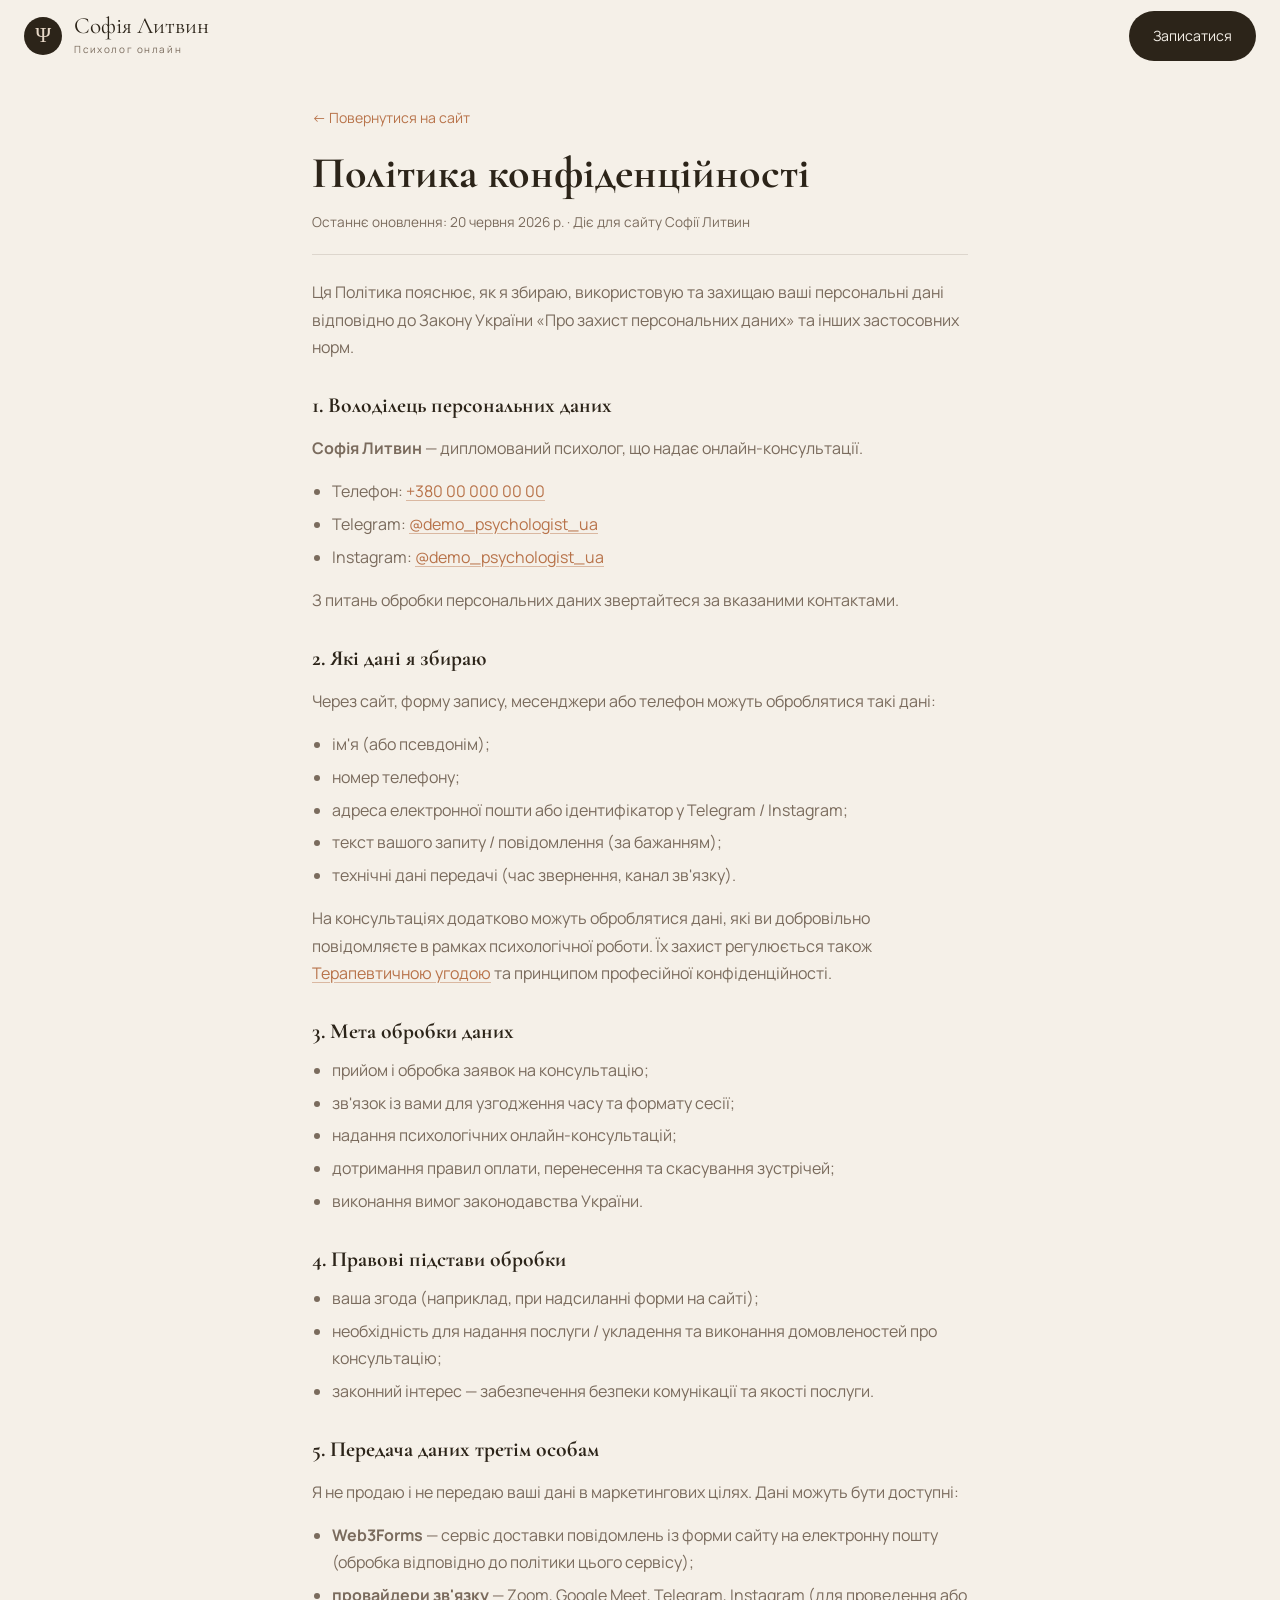
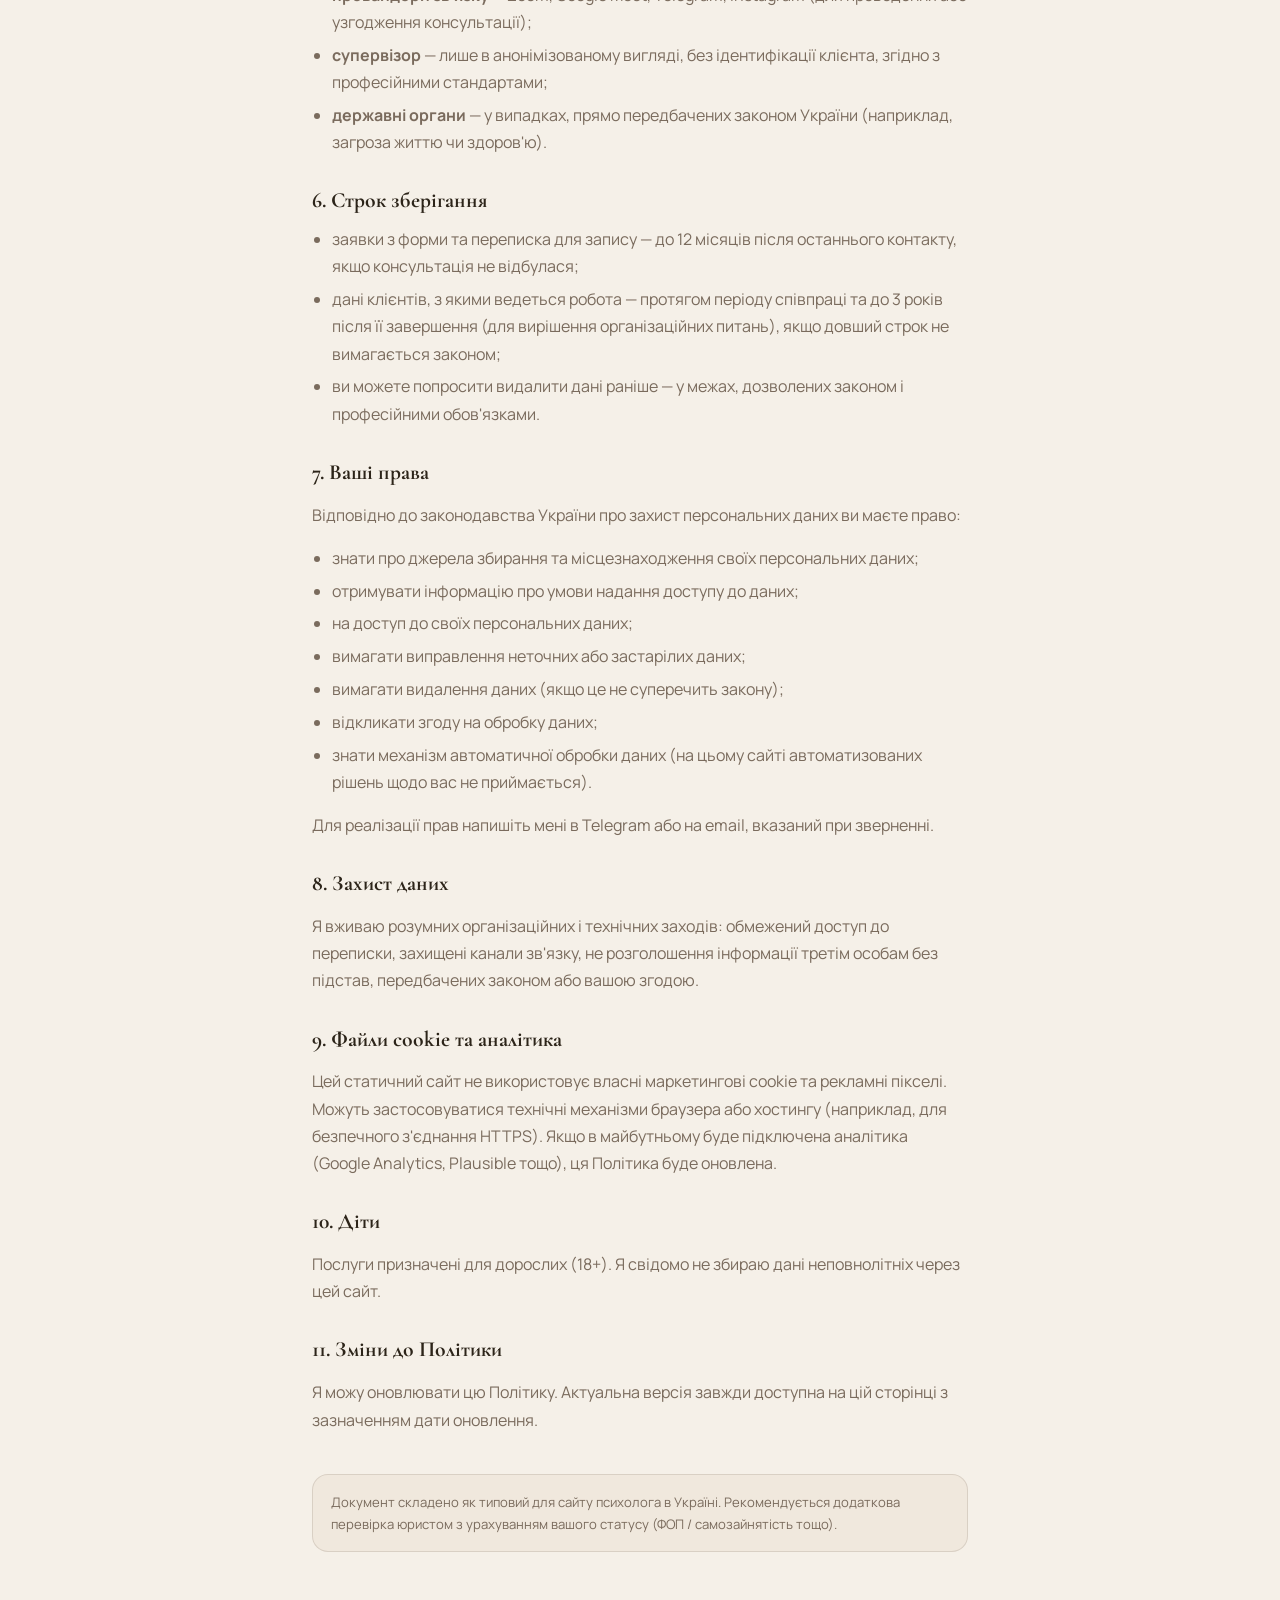
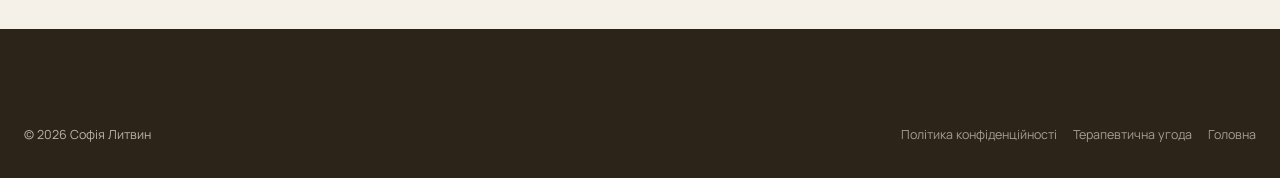
<file: polityka-konfidentsiynosti.html>
<!DOCTYPE html>
<html lang="uk">
<head>
  <meta charset="UTF-8">
  <meta name="viewport" content="width=device-width, initial-scale=1.0, viewport-fit=cover">
  <meta name="description" content="Політика конфіденційності та обробки персональних даних — Софія Литвин, психолог онлайн.">
    <meta name="robots" content="index, follow">
  <link rel="canonical" href="https://demo-psychologist.example.com/polityka-konfidentsiynosti.html">
  <meta name="theme-color" content="#E8D9C8">
  <title>Політика конфіденційності — Софія Литвин</title>
  <link rel="icon" href="assets/favicon.svg" type="image/svg+xml">
  <link rel="preconnect" href="https://fonts.googleapis.com">
  <link rel="preconnect" href="https://fonts.gstatic.com" crossorigin>
  <link href="https://fonts.googleapis.com/css2?family=Cormorant+Garamond:ital,wght@0,500;0,600;0,700;1,500&family=Manrope:wght@400;500;600;700&display=swap" rel="stylesheet">
  <link rel="stylesheet" href="css/styles.css">
</head>
<body>
    <header class="nav is-scrolled" id="nav">
    <div class="container nav__inner">
      <a href="index.html" class="nav__brand" aria-label="На головну">
        <div class="nav__logo">Ψ</div>
        <div>
          <div class="nav__name">Софія Литвин</div>
          <div class="nav__role">Психолог онлайн</div>
        </div>
      </a>
      <a href="index.html#booking" class="nav__cta">Записатися</a>
    </div>
  </header>

  <main class="legal-page">
    <div class="container legal-doc">
      <a href="index.html" class="legal-back">← Повернутися на сайт</a>
      <h1>Політика конфіденційності</h1>
      <p class="legal-doc__meta">Останнє оновлення: 20 червня 2026 р. · Діє для сайту Софії Литвин</p>

      <p>Ця Політика пояснює, як я збираю, використовую та захищаю ваші персональні дані відповідно до Закону України «Про захист персональних даних» та інших застосовних норм.</p>

      <h2>1. Володілець персональних даних</h2>
      <p><strong>Софія Литвин</strong> — дипломований психолог, що надає онлайн-консультації.</p>
      <ul>
        <li>Телефон: <a href="tel:+380000000000" class="social-link">+380 00 000 00 00</a></li>
        <li>Telegram: <a href="https://t.me/demo_psychologist_ua" class="social-link" target="_blank" rel="noopener noreferrer">@demo_psychologist_ua</a></li>
        <li>Instagram: <a href="https://instagram.com/demo_psychologist_ua" class="social-link" target="_blank" rel="noopener noreferrer">@demo_psychologist_ua</a></li>
      </ul>
      <p>З питань обробки персональних даних звертайтеся за вказаними контактами.</p>

      <h2>2. Які дані я збираю</h2>
      <p>Через сайт, форму запису, месенджери або телефон можуть оброблятися такі дані:</p>
      <ul>
        <li>ім'я (або псевдонім);</li>
        <li>номер телефону;</li>
        <li>адреса електронної пошти або ідентифікатор у Telegram / Instagram;</li>
        <li>текст вашого запиту / повідомлення (за бажанням);</li>
        <li>технічні дані передачі (час звернення, канал зв'язку).</li>
      </ul>
      <p>На консультаціях додатково можуть оброблятися дані, які ви добровільно повідомляєте в рамках психологічної роботи. Їх захист регулюється також <a href="terapevtychna-ugoda.html" class="social-link">Терапевтичною угодою</a> та принципом професійної конфіденційності.</p>

      <h2>3. Мета обробки даних</h2>
      <ul>
        <li>прийом і обробка заявок на консультацію;</li>
        <li>зв'язок із вами для узгодження часу та формату сесії;</li>
        <li>надання психологічних онлайн-консультацій;</li>
        <li>дотримання правил оплати, перенесення та скасування зустрічей;</li>
        <li>виконання вимог законодавства України.</li>
      </ul>

      <h2>4. Правові підстави обробки</h2>
      <ul>
        <li>ваша згода (наприклад, при надсиланні форми на сайті);</li>
        <li>необхідність для надання послуги / укладення та виконання домовленостей про консультацію;</li>
        <li>законний інтерес — забезпечення безпеки комунікації та якості послуги.</li>
      </ul>

      <h2>5. Передача даних третім особам</h2>
      <p>Я не продаю і не передаю ваші дані в маркетингових цілях. Дані можуть бути доступні:</p>
      <ul>
        <li><strong>Web3Forms</strong> — сервіс доставки повідомлень із форми сайту на електронну пошту (обробка відповідно до політики цього сервісу);</li>
        <li><strong>провайдери зв'язку</strong> — Zoom, Google Meet, Telegram, Instagram (для проведення або узгодження консультації);</li>
        <li><strong>супервізор</strong> — лише в анонімізованому вигляді, без ідентифікації клієнта, згідно з професійними стандартами;</li>
        <li><strong>державні органи</strong> — у випадках, прямо передбачених законом України (наприклад, загроза життю чи здоров'ю).</li>
      </ul>

      <h2>6. Строк зберігання</h2>
      <ul>
        <li>заявки з форми та переписка для запису — до 12 місяців після останнього контакту, якщо консультація не відбулася;</li>
        <li>дані клієнтів, з якими ведеться робота — протягом періоду співпраці та до 3 років після її завершення (для вирішення організаційних питань), якщо довший строк не вимагається законом;</li>
        <li>ви можете попросити видалити дані раніше — у межах, дозволених законом і професійними обов'язками.</li>
      </ul>

      <h2>7. Ваші права</h2>
      <p>Відповідно до законодавства України про захист персональних даних ви маєте право:</p>
      <ul>
        <li>знати про джерела збирання та місцезнаходження своїх персональних даних;</li>
        <li>отримувати інформацію про умови надання доступу до даних;</li>
        <li>на доступ до своїх персональних даних;</li>
        <li>вимагати виправлення неточних або застарілих даних;</li>
        <li>вимагати видалення даних (якщо це не суперечить закону);</li>
        <li>відкликати згоду на обробку даних;</li>
        <li>знати механізм автоматичної обробки даних (на цьому сайті автоматизованих рішень щодо вас не приймається).</li>
      </ul>
      <p>Для реалізації прав напишіть мені в Telegram або на email, вказаний при зверненні.</p>

      <h2>8. Захист даних</h2>
      <p>Я вживаю розумних організаційних і технічних заходів: обмежений доступ до переписки, захищені канали зв'язку, не розголошення інформації третім особам без підстав, передбачених законом або вашою згодою.</p>

      <h2>9. Файли cookie та аналітика</h2>
      <p>Цей статичний сайт не використовує власні маркетингові cookie та рекламні пікселі. Можуть застосовуватися технічні механізми браузера або хостингу (наприклад, для безпечного з'єднання HTTPS). Якщо в майбутньому буде підключена аналітика (Google Analytics, Plausible тощо), ця Політика буде оновлена.</p>

      <h2>10. Діти</h2>
      <p>Послуги призначені для дорослих (18+). Я свідомо не збираю дані неповнолітніх через цей сайт.</p>

      <h2>11. Зміни до Політики</h2>
      <p>Я можу оновлювати цю Політику. Актуальна версія завжди доступна на цій сторінці з зазначенням дати оновлення.</p>

      <p class="legal-doc__note">Документ складено як типовий для сайту психолога в Україні. Рекомендується додаткова перевірка юристом з урахуванням вашого статусу (ФОП / самозайнятість тощо).</p>
    </div>
  </main>

  <footer class="footer">
    <div class="container footer__bottom" style="margin-top:0; border-top:none; padding-top:2rem;">
      <span>© <span id="year"></span> Софія Литвин</span>
      <div class="footer__legal">
        <a href="polityka-konfidentsiynosti.html">Політика конфіденційності</a>
        <a href="terapevtychna-ugoda.html">Терапевтична угода</a>
        <a href="index.html">Головна</a>
      </div>
    </div>
  </footer>

  <script src="js/main.js" defer></script>
</body>
</html>
</file>
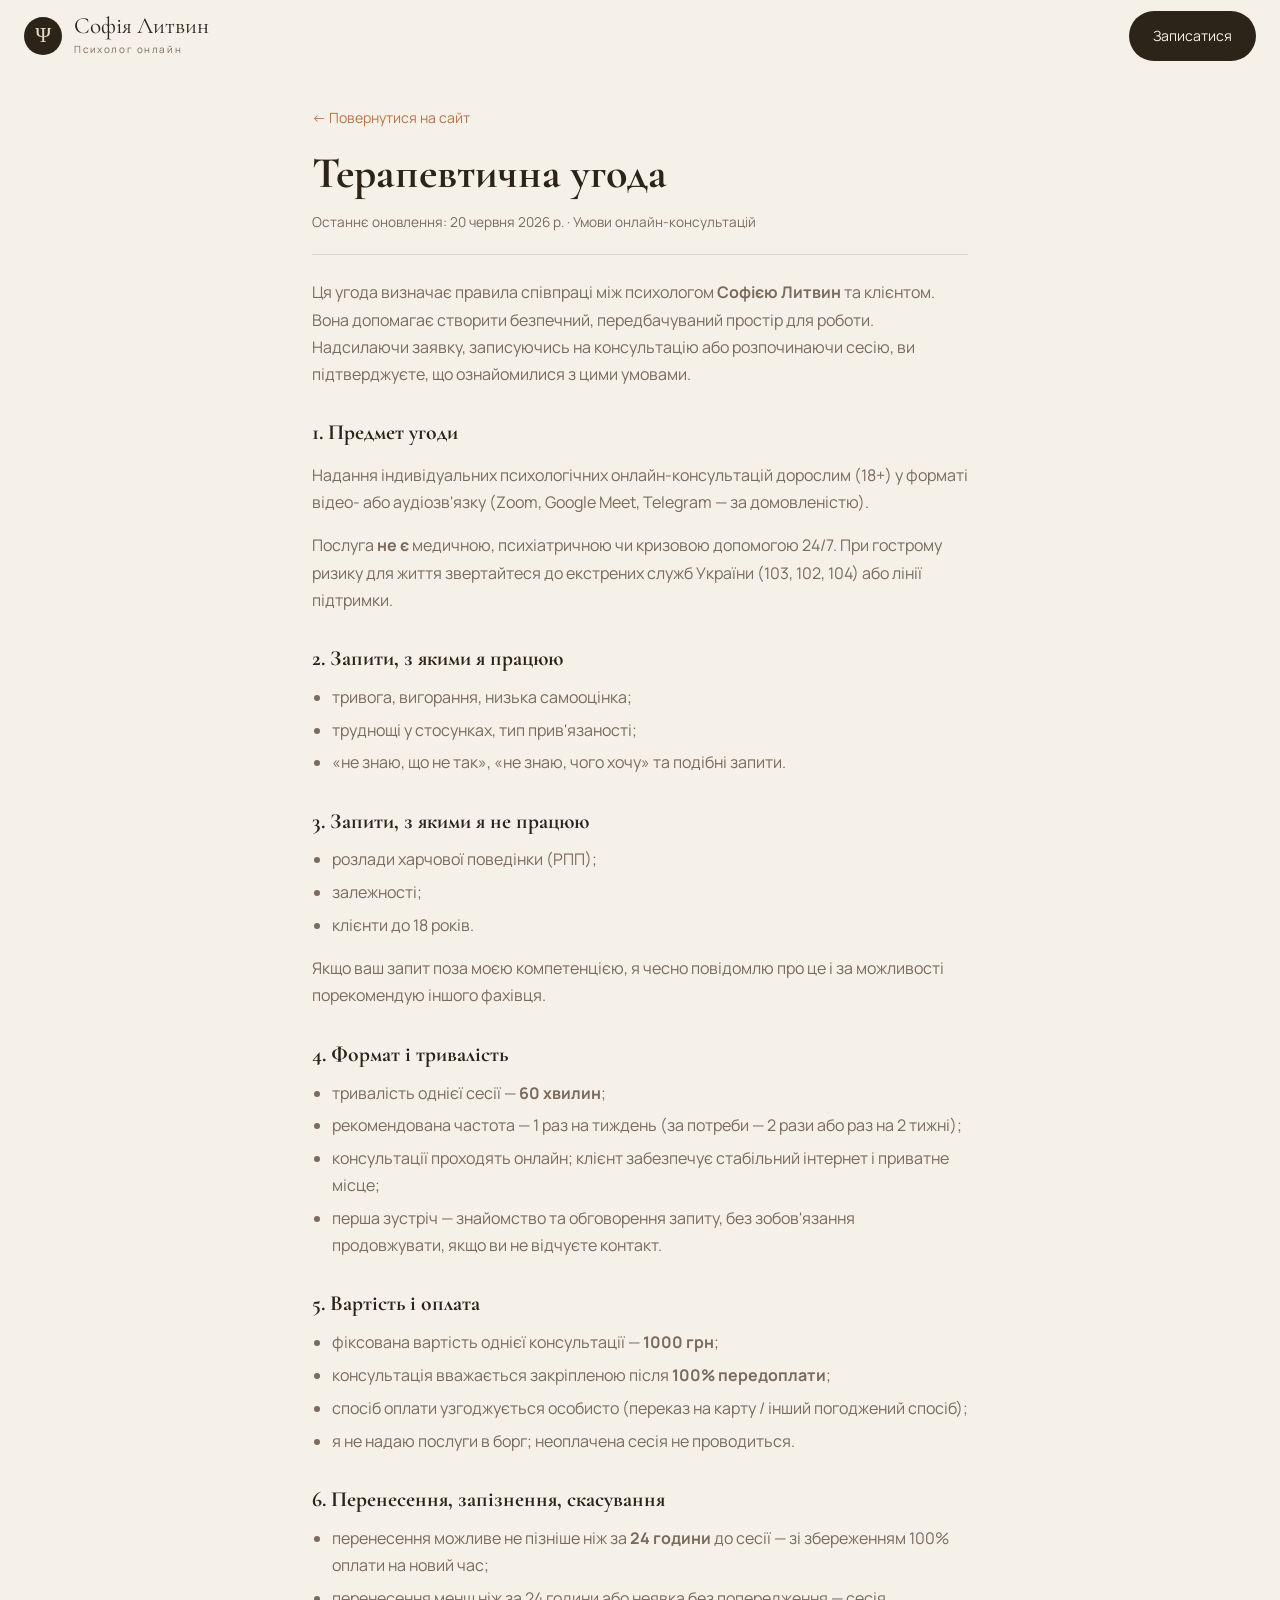
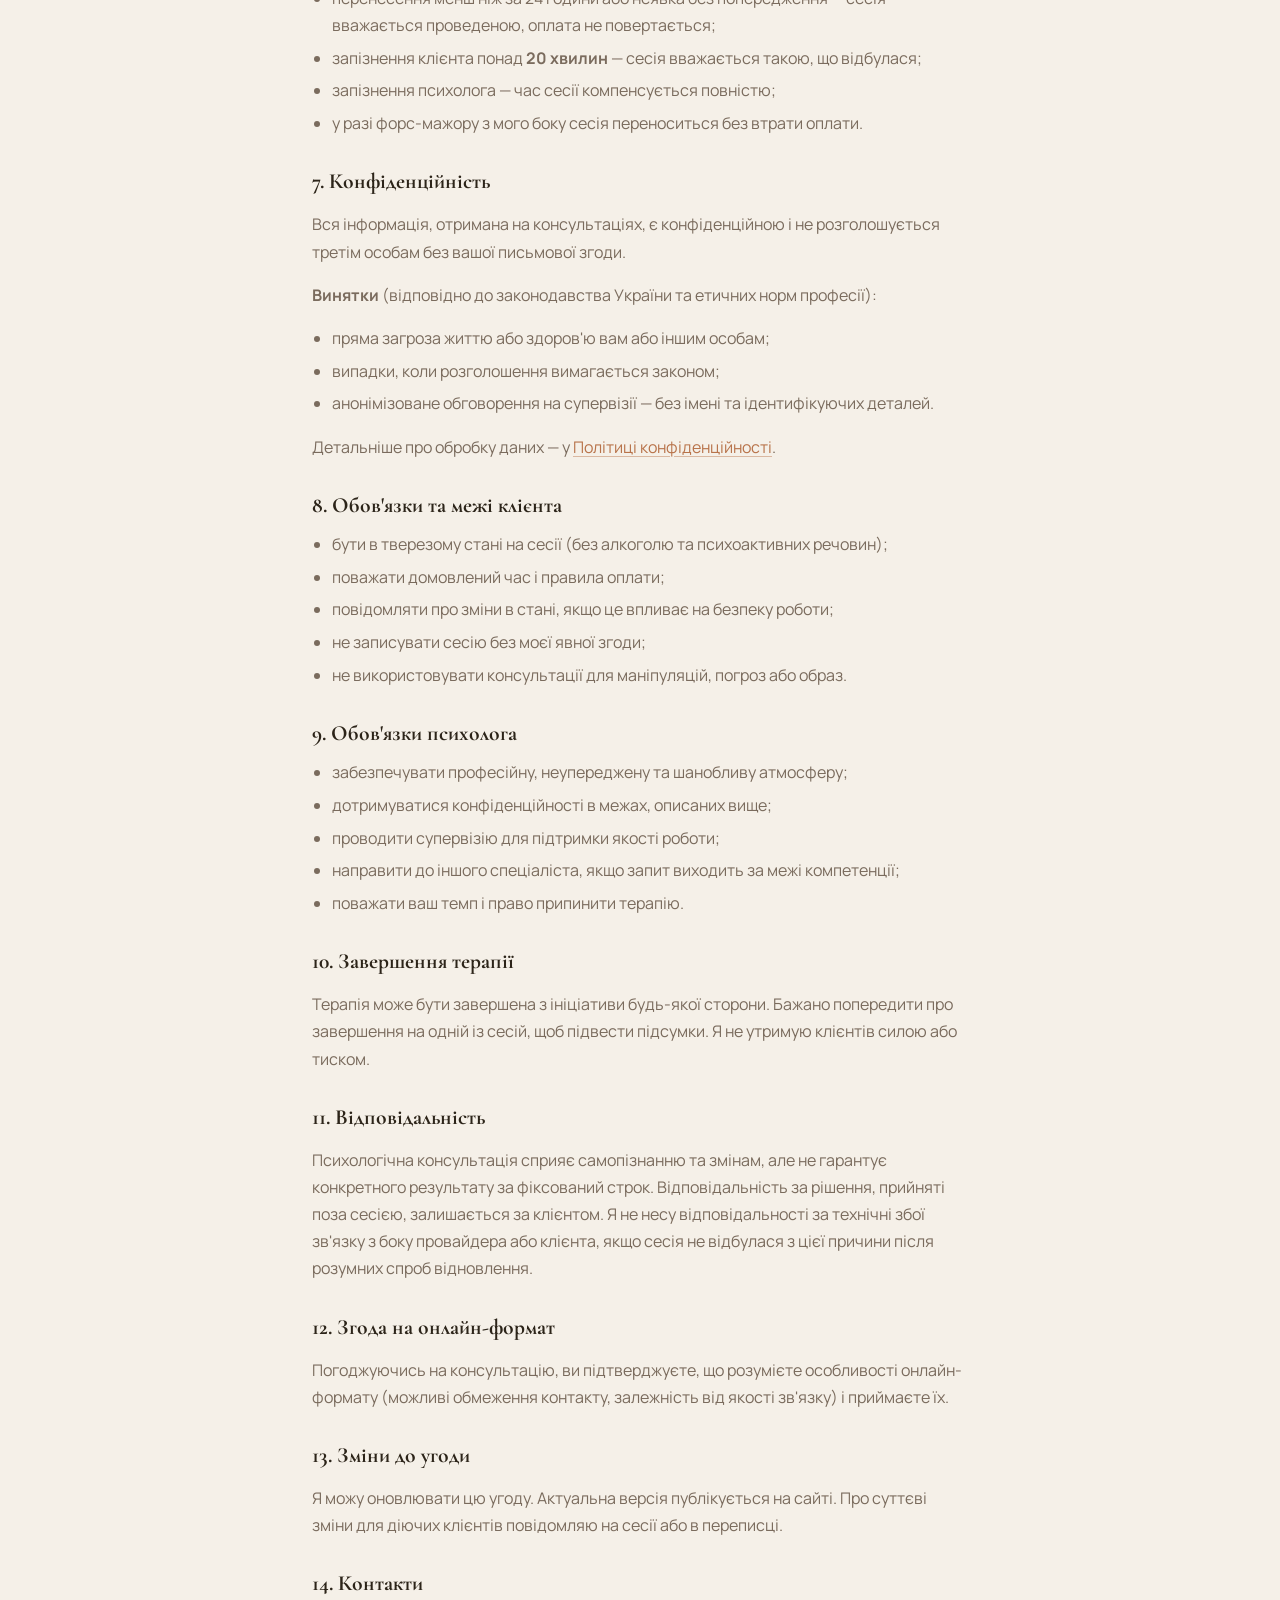
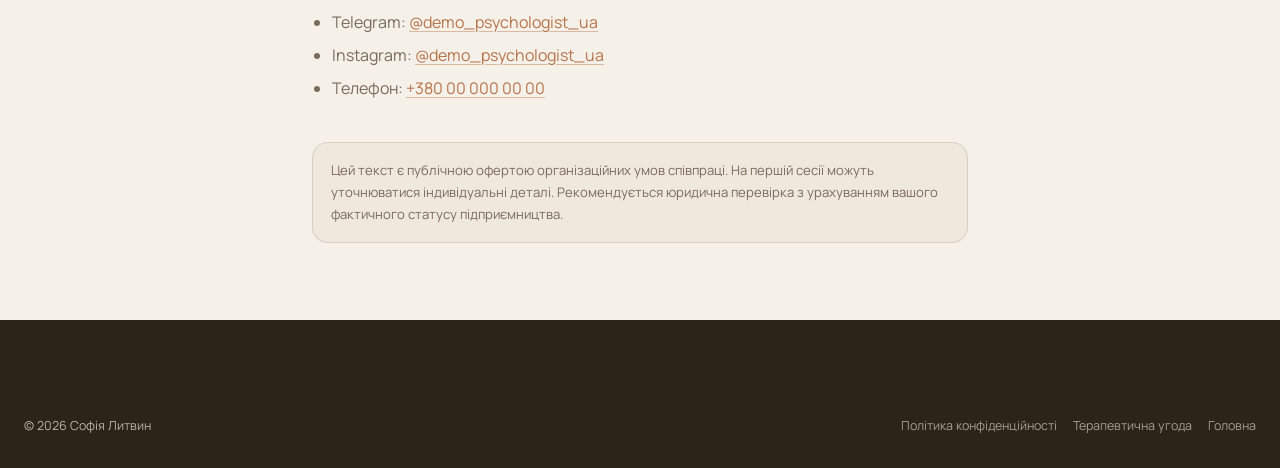
<file: terapevtychna-ugoda.html>
<!DOCTYPE html>
<html lang="uk">
<head>
  <meta charset="UTF-8">
  <meta name="viewport" content="width=device-width, initial-scale=1.0, viewport-fit=cover">
  <meta name="description" content="Терапевтична угода — правила онлайн-консультацій з психологом Софією Литвин.">
    <meta name="robots" content="index, follow">
  <link rel="canonical" href="https://demo-psychologist.example.com/terapevtychna-ugoda.html">
  <meta name="theme-color" content="#E8D9C8">
  <title>Терапевтична угода — Софія Литвин</title>
  <link rel="icon" href="assets/favicon.svg" type="image/svg+xml">
  <link rel="preconnect" href="https://fonts.googleapis.com">
  <link rel="preconnect" href="https://fonts.gstatic.com" crossorigin>
  <link href="https://fonts.googleapis.com/css2?family=Cormorant+Garamond:ital,wght@0,500;0,600;0,700;1,500&family=Manrope:wght@400;500;600;700&display=swap" rel="stylesheet">
  <link rel="stylesheet" href="css/styles.css">
</head>
<body>
    <header class="nav is-scrolled" id="nav">
    <div class="container nav__inner">
      <a href="index.html" class="nav__brand" aria-label="На головну">
        <div class="nav__logo">Ψ</div>
        <div>
          <div class="nav__name">Софія Литвин</div>
          <div class="nav__role">Психолог онлайн</div>
        </div>
      </a>
      <a href="index.html#booking" class="nav__cta">Записатися</a>
    </div>
  </header>

  <main class="legal-page">
    <div class="container legal-doc">
      <a href="index.html" class="legal-back">← Повернутися на сайт</a>
      <h1>Терапевтична угода</h1>
      <p class="legal-doc__meta">Останнє оновлення: 20 червня 2026 р. · Умови онлайн-консультацій</p>

      <p>Ця угода визначає правила співпраці між психологом <strong>Софією Литвин</strong> та клієнтом. Вона допомагає створити безпечний, передбачуваний простір для роботи. Надсилаючи заявку, записуючись на консультацію або розпочинаючи сесію, ви підтверджуєте, що ознайомилися з цими умовами.</p>

      <h2>1. Предмет угоди</h2>
      <p>Надання індивідуальних психологічних онлайн-консультацій дорослим (18+) у форматі відео- або аудіозв'язку (Zoom, Google Meet, Telegram — за домовленістю).</p>
      <p>Послуга <strong>не є</strong> медичною, психіатричною чи кризовою допомогою 24/7. При гострому ризику для життя звертайтеся до екстрених служб України (103, 102, 104) або лінії підтримки.</p>

      <h2>2. Запити, з якими я працюю</h2>
      <ul>
        <li>тривога, вигорання, низька самооцінка;</li>
        <li>труднощі у стосунках, тип прив'язаності;</li>
        <li>«не знаю, що не так», «не знаю, чого хочу» та подібні запити.</li>
      </ul>
      <h2>3. Запити, з якими я не працюю</h2>
      <ul>
        <li>розлади харчової поведінки (РПП);</li>
        <li>залежності;</li>
        <li>клієнти до 18 років.</li>
      </ul>
      <p>Якщо ваш запит поза моєю компетенцією, я чесно повідомлю про це і за можливості порекомендую іншого фахівця.</p>

      <h2>4. Формат і тривалість</h2>
      <ul>
        <li>тривалість однієї сесії — <strong>60 хвилин</strong>;</li>
        <li>рекомендована частота — 1 раз на тиждень (за потреби — 2 рази або раз на 2 тижні);</li>
        <li>консультації проходять онлайн; клієнт забезпечує стабільний інтернет і приватне місце;</li>
        <li>перша зустріч — знайомство та обговорення запиту, без зобов'язання продовжувати, якщо ви не відчуєте контакт.</li>
      </ul>

      <h2>5. Вартість і оплата</h2>
      <ul>
        <li>фіксована вартість однієї консультації — <strong>1000 грн</strong>;</li>
        <li>консультація вважається закріпленою після <strong>100% передоплати</strong>;</li>
        <li>спосіб оплати узгоджується особисто (переказ на карту / інший погоджений спосіб);</li>
        <li>я не надаю послуги в борг; неоплачена сесія не проводиться.</li>
      </ul>

      <h2>6. Перенесення, запізнення, скасування</h2>
      <ul>
        <li>перенесення можливе не пізніше ніж за <strong>24 години</strong> до сесії — зі збереженням 100% оплати на новий час;</li>
        <li>перенесення менш ніж за 24 години або неявка без попередження — сесія вважається проведеною, оплата не повертається;</li>
        <li>запізнення клієнта понад <strong>20 хвилин</strong> — сесія вважається такою, що відбулася;</li>
        <li>запізнення психолога — час сесії компенсується повністю;</li>
        <li>у разі форс-мажору з мого боку сесія переноситься без втрати оплати.</li>
      </ul>

      <h2>7. Конфіденційність</h2>
      <p>Вся інформація, отримана на консультаціях, є конфіденційною і не розголошується третім особам без вашої письмової згоди.</p>
      <p><strong>Винятки</strong> (відповідно до законодавства України та етичних норм професії):</p>
      <ul>
        <li>пряма загроза життю або здоров'ю вам або іншим особам;</li>
        <li>випадки, коли розголошення вимагається законом;</li>
        <li>анонімізоване обговорення на супервізії — без імені та ідентифікуючих деталей.</li>
      </ul>
      <p>Детальніше про обробку даних — у <a href="polityka-konfidentsiynosti.html" class="social-link">Політиці конфіденційності</a>.</p>

      <h2>8. Обов'язки та межі клієнта</h2>
      <ul>
        <li>бути в тверезому стані на сесії (без алкоголю та психоактивних речовин);</li>
        <li>поважати домовлений час і правила оплати;</li>
        <li>повідомляти про зміни в стані, якщо це впливає на безпеку роботи;</li>
        <li>не записувати сесію без моєї явної згоди;</li>
        <li>не використовувати консультації для маніпуляцій, погроз або образ.</li>
      </ul>

      <h2>9. Обов'язки психолога</h2>
      <ul>
        <li>забезпечувати професійну, неупереджену та шанобливу атмосферу;</li>
        <li>дотримуватися конфіденційності в межах, описаних вище;</li>
        <li>проводити супервізію для підтримки якості роботи;</li>
        <li>направити до іншого спеціаліста, якщо запит виходить за межі компетенції;</li>
        <li>поважати ваш темп і право припинити терапію.</li>
      </ul>

      <h2>10. Завершення терапії</h2>
      <p>Терапія може бути завершена з ініціативи будь-якої сторони. Бажано попередити про завершення на одній із сесій, щоб підвести підсумки. Я не утримую клієнтів силою або тиском.</p>

      <h2>11. Відповідальність</h2>
      <p>Психологічна консультація сприяє самопізнанню та змінам, але не гарантує конкретного результату за фіксований строк. Відповідальність за рішення, прийняті поза сесією, залишається за клієнтом. Я не несу відповідальності за технічні збої зв'язку з боку провайдера або клієнта, якщо сесія не відбулася з цієї причини після розумних спроб відновлення.</p>

      <h2>12. Згода на онлайн-формат</h2>
      <p>Погоджуючись на консультацію, ви підтверджуєте, що розумієте особливості онлайн-формату (можливі обмеження контакту, залежність від якості зв'язку) і приймаєте їх.</p>

      <h2>13. Зміни до угоди</h2>
      <p>Я можу оновлювати цю угоду. Актуальна версія публікується на сайті. Про суттєві зміни для діючих клієнтів повідомляю на сесії або в переписці.</p>

      <h2>14. Контакти</h2>
      <ul>
        <li>Telegram: <a href="https://t.me/demo_psychologist_ua" class="social-link" target="_blank" rel="noopener noreferrer">@demo_psychologist_ua</a></li>
        <li>Instagram: <a href="https://instagram.com/demo_psychologist_ua" class="social-link" target="_blank" rel="noopener noreferrer">@demo_psychologist_ua</a></li>
        <li>Телефон: <a href="tel:+380000000000" class="social-link">+380 00 000 00 00</a></li>
      </ul>

      <p class="legal-doc__note">Цей текст є публічною офертою організаційних умов співпраці. На першій сесії можуть уточнюватися індивідуальні деталі. Рекомендується юридична перевірка з урахуванням вашого фактичного статусу підприємництва.</p>
    </div>
  </main>

  <footer class="footer">
    <div class="container footer__bottom" style="margin-top:0; border-top:none; padding-top:2rem;">
      <span>© <span id="year"></span> Софія Литвин</span>
      <div class="footer__legal">
        <a href="polityka-konfidentsiynosti.html">Політика конфіденційності</a>
        <a href="terapevtychna-ugoda.html">Терапевтична угода</a>
        <a href="index.html">Головна</a>
      </div>
    </div>
  </footer>

  <script src="js/main.js" defer></script>
</body>
</html>
</file>
<file: css/styles.css>
/* Palette from business card: beige + chocolate brown */
:root {
  --bg: #E8D9C8;
  --bg-light: #F5F0E8;
  --bg-deep: #D4C4B0;
  --bg-card: #FAF7F2;
  --text: #4A3C2F;
  --text-dark: #2C2419;
  --text-muted: #7A6B5D;
  --accent: #8B6F5C;
  --accent-warm: #B8734A;
  --accent-dark: #5C4A3A;
  --line: rgba(74, 60, 47, 0.14);
  --shadow: 0 24px 60px rgba(44, 36, 25, 0.12);
  --shadow-soft: 0 12px 32px rgba(44, 36, 25, 0.08);
  --radius: 24px;
  --radius-sm: 16px;
  --font-display: "Cormorant Garamond", Georgia, serif;
  --font-body: "Manrope", system-ui, sans-serif;
  --gutter: 24px;
  --nav-h: 72px;
  --ticker-h: 3.1rem;
  --max: 1280px;
}

@media (max-width: 1024px) { :root { --gutter: 20px; } }
@media (max-width: 768px) { :root { --nav-h: 60px; } }
@media (max-width: 480px) { :root { --gutter: 18px; } }

*, *::before, *::after { box-sizing: border-box; }
html {
  scroll-behavior: smooth;
  cursor: url("../assets/cursor-psi.svg") 10 10, auto;
}
body {
  margin: 0;
  font-family: var(--font-body);
  font-size: 16px;
  line-height: 1.65;
  color: var(--text);
  background: var(--bg-light);
  overflow-x: hidden;
}
img, video { max-width: 100%; display: block; }
a { color: inherit; text-decoration: none; }
button, input, select, textarea { font: inherit; }
button { border: none; background: none; }
a,
button,
.btn,
[data-scroll],
.channel-card,
.contact-chip,
.footer__contact-link,
.faq__question,
.nav__burger {
  cursor: url("../assets/cursor-psi.svg") 10 10, pointer;
}
input,
textarea,
select {
  cursor: text;
}
.brand-icon {
  display: block;
  width: 100%;
  height: 100%;
  object-fit: contain;
}
.social-link {
  color: var(--accent-warm);
  text-decoration: underline;
  text-decoration-color: rgba(184, 115, 74, 0.45);
  text-underline-offset: 0.18em;
  transition: color 0.2s ease, text-decoration-color 0.2s ease;
}
.social-link:hover {
  color: var(--accent-dark);
  text-decoration-color: currentColor;
}

.container {
  width: min(var(--max), 100%);
  margin-inline: auto;
  padding-inline: max(var(--gutter), env(safe-area-inset-left, 0px)) max(var(--gutter), env(safe-area-inset-right, 0px));
}

.eyebrow {
  display: inline-block;
  font-size: 0.72rem;
  letter-spacing: 0.22em;
  text-transform: uppercase;
  color: var(--accent);
  margin-bottom: 0.75rem;
}

.section-title {
  font-family: var(--font-display);
  font-size: clamp(2.5rem, 5vw, 4.25rem);
  line-height: 0.95;
  letter-spacing: -0.03em;
  color: var(--text-dark);
  margin: 0 0 1rem;
}

.section-lead {
  font-size: clamp(1.05rem, 2vw, 1.25rem);
  color: var(--text-muted);
  max-width: 42rem;
  margin: 0;
}

/* NAV */
.nav {
  position: fixed;
  inset: 0 0 auto;
  z-index: 1000;
  height: var(--nav-h);
  transition: background 0.35s ease, box-shadow 0.35s ease, border-color 0.35s ease;
}
.nav.is-scrolled {
  background: rgba(245, 240, 232, 0.92);
  backdrop-filter: blur(14px);
  border-bottom: 1px solid var(--line);
  box-shadow: var(--shadow-soft);
}
.nav__inner {
  height: 100%;
  display: flex;
  align-items: center;
  justify-content: space-between;
  gap: 1rem;
}
.nav__brand {
  display: flex;
  align-items: center;
  gap: 0.75rem;
}
.nav__logo {
  width: 2.4rem;
  height: 2.4rem;
  border-radius: 50%;
  background: var(--text-dark);
  color: var(--bg);
  display: grid;
  place-items: center;
  font-family: var(--font-display);
  font-size: 1.35rem;
}
.nav__name {
  font-family: var(--font-display);
  font-size: 1.45rem;
  line-height: 1;
  color: var(--text-dark);
}
.nav__role {
  font-size: 0.62rem;
  letter-spacing: 0.16em;
  color: var(--text-muted);
  margin-top: 0.15rem;
}
.nav__links {
  display: none;
  align-items: center;
  gap: 1.75rem;
  font-size: 0.88rem;
}
.nav__links a {
  color: var(--text-muted);
  transition: color 0.2s;
}
.nav__links a {
  position: relative;
  padding-bottom: 0.2rem;
}
.nav__links a::after {
  content: "";
  position: absolute;
  left: 0;
  bottom: 0;
  width: 100%;
  height: 1px;
  background: var(--accent-warm);
  transform: scaleX(0);
  transform-origin: left;
  transition: transform 0.25s ease;
}
.nav__links a:hover::after,
.nav__links a.is-active::after { transform: scaleX(1); }
.nav__links a:hover,
.nav__links a.is-active { color: var(--accent-dark); }
.nav__brand:hover .nav__name { color: var(--accent-warm); }
.nav__cta {
  display: none;
  padding: 0.85rem 1.5rem;
  border-radius: 999px;
  background: var(--text-dark);
  color: var(--bg-light);
  font-size: 0.88rem;
  transition: transform 0.2s, background 0.2s;
}
.nav__cta:hover { background: var(--accent-dark); }
.nav__cta:active { transform: scale(0.985); }
.nav__burger {
  display: grid;
  place-items: center;
  width: 2.5rem;
  height: 2.5rem;
  color: var(--text-dark);
}
.nav__mobile {
  display: none;
  position: fixed;
  inset: var(--nav-h) 0 auto;
  background: var(--bg-light);
  border-bottom: 1px solid var(--line);
  padding: 1.25rem var(--gutter) 1.75rem;
  flex-direction: column;
  gap: 0.75rem;
}
.nav__mobile.is-open { display: flex; }
.nav__mobile a {
  padding: 0.65rem 0;
  font-size: 1.1rem;
  color: var(--text-dark);
}

@media (min-width: 769px) {
  .nav__links, .nav__cta { display: flex; }
  .nav__burger, .nav__mobile { display: none !important; }
}

/* HERO — один экран: контент по центру, ticker внизу */
.hero-screen {
  position: relative;
  isolation: isolate;
  min-height: 100svh;
  display: flex;
  flex-direction: column;
  overflow: hidden;
  background:
    radial-gradient(ellipse 70% 55% at 82% 42%, rgba(212, 196, 176, 0.45) 0%, transparent 68%),
    radial-gradient(ellipse 50% 40% at 12% 88%, rgba(184, 115, 74, 0.08) 0%, transparent 70%),
    linear-gradient(165deg, #FAF7F2 0%, #F0E8DC 55%, #E8D9C8 100%);
}
.hero-screen__bg {
  position: absolute;
  inset: 0;
  width: 100%;
  height: 100%;
  object-fit: cover;
  object-position: center 35%;
  z-index: -2;
}
.hero-screen__overlay {
  position: absolute;
  inset: 0;
  z-index: -1;
  background:
    linear-gradient(102deg, rgba(250, 247, 242, 0.94) 0%, rgba(250, 247, 242, 0.78) 38%, rgba(250, 247, 242, 0.42) 62%, rgba(250, 247, 242, 0.62) 100%),
    radial-gradient(ellipse 70% 55% at 82% 42%, rgba(212, 196, 176, 0.28) 0%, transparent 68%),
    linear-gradient(165deg, rgba(250, 247, 242, 0.35) 0%, rgba(240, 232, 220, 0.45) 55%, rgba(232, 217, 200, 0.55) 100%);
}
.hero {
  position: relative;
  flex: 1;
  display: flex;
  justify-content: center;
  align-items: center;
  min-height: 0;
  padding-top: var(--nav-h);
  padding-bottom: clamp(0.75rem, 2.5vh, 1.75rem);
  overflow: hidden;
}
.hero__ambient {
  position: absolute;
  inset: 0;
  pointer-events: none;
  z-index: 0;
}
.hero__glow {
  position: absolute;
  right: 8%;
  top: 18%;
  width: min(42vw, 420px);
  height: min(42vw, 420px);
  border-radius: 50%;
  background: radial-gradient(circle, rgba(184, 115, 74, 0.14) 0%, transparent 70%);
  filter: blur(2px);
}
.hero__watermark {
  position: absolute;
  right: 4%;
  bottom: 6%;
  font-family: var(--font-display);
  font-size: clamp(8rem, 18vw, 14rem);
  line-height: 1;
  color: rgba(74, 60, 47, 0.05);
  user-select: none;
}
.hero__grid {
  position: relative;
  z-index: 1;
  display: grid;
  grid-template-columns: 1.05fr 0.95fr;
  gap: clamp(1.5rem, 3vw, 3rem);
  align-items: center;
  width: min(var(--max), 100%);
  margin-inline: auto;
  padding-inline: max(var(--gutter), env(safe-area-inset-left, 0px)) max(var(--gutter), env(safe-area-inset-right, 0px));
  padding-block: clamp(0.5rem, 2vh, 1rem);
  box-sizing: border-box;
}
.hero__copy {
  max-width: 34rem;
}
.hero__label {
  display: inline-flex;
  align-items: center;
  gap: 0.75rem;
  margin-bottom: 1rem;
  font-size: 0.7rem;
  letter-spacing: 0.2em;
  text-transform: uppercase;
  color: var(--accent);
}
.hero__label-line {
  width: 2.5rem;
  height: 1px;
  background: var(--accent-warm);
}
.hero__title {
  font-family: var(--font-display);
  font-size: clamp(2rem, 3.4vw, 3.1rem);
  line-height: 1.02;
  letter-spacing: -0.025em;
  color: var(--text-dark);
  margin: 0 0 0.65rem;
}
.hero__title em {
  font-style: italic;
  color: var(--accent-warm);
}
.hero__tagline {
  margin: 0 0 0.85rem;
  font-family: var(--font-display);
  font-size: clamp(1.15rem, 2vw, 1.5rem);
  font-style: italic;
  color: var(--text);
  line-height: 1.25;
}
.hero__desc {
  margin: 0 0 1.15rem;
  font-size: clamp(0.9rem, 1.35vw, 1rem);
  line-height: 1.55;
  color: var(--text-muted);
  max-width: 28rem;
}
.hero__actions {
  display: flex;
  flex-wrap: wrap;
  gap: 0.65rem;
  margin-bottom: 1rem;
}
.hero__actions .btn {
  padding: 0.85rem 1.35rem;
  font-size: 0.88rem;
}
.hero__trust {
  display: flex;
  flex-wrap: wrap;
  gap: 0.5rem;
  list-style: none;
  margin: 0;
  padding: 0;
}
.hero__trust li {
  padding: 0.35rem 0.75rem;
  border-radius: 999px;
  background: rgba(250, 247, 242, 0.85);
  border: 1px solid var(--line);
  font-size: 0.72rem;
  letter-spacing: 0.06em;
  text-transform: uppercase;
  color: var(--text-muted);
  transition: border-color 0.25s ease, color 0.25s ease;
}
.hero__trust li:hover {
  border-color: rgba(184, 115, 74, 0.45);
  color: var(--text-dark);
}
.hero__visual {
  display: flex;
  justify-content: center;
  align-items: center;
  height: 100%;
}
.hero__frame {
  position: relative;
  width: min(100%, 340px);
}
.hero__frame-border {
  position: absolute;
  inset: -10px -14px 14px 14px;
  border: 1px solid rgba(184, 115, 74, 0.35);
  border-radius: 180px 180px 28px 28px;
  pointer-events: none;
  transition: transform 0.4s ease;
}
.hero__frame:hover .hero__frame-border {
  transform: translate(4px, -4px);
}
.hero__portrait {
  position: relative;
  z-index: 1;
  aspect-ratio: 4/5;
  max-height: min(52vh, calc(100svh - var(--nav-h) - var(--ticker-h) - 8rem), 380px);
  border-radius: 180px 180px 24px 24px;
  overflow: hidden;
  box-shadow:
    0 28px 60px rgba(44, 36, 25, 0.16),
    0 8px 20px rgba(44, 36, 25, 0.08);
  transition: transform 0.4s ease, box-shadow 0.4s ease;
}
.hero__frame:hover .hero__portrait {
  transform: translateY(-4px);
  box-shadow:
    0 36px 70px rgba(44, 36, 25, 0.2),
    0 12px 28px rgba(44, 36, 25, 0.1);
}
.hero__portrait img {
  width: 100%;
  height: 100%;
  object-fit: cover;
  object-position: center 12%;
}
.hero__card {
  position: absolute;
  left: -1.25rem;
  bottom: 1.5rem;
  z-index: 2;
  padding: 0.85rem 1.1rem;
  border-radius: 14px;
  background: rgba(250, 247, 242, 0.94);
  border: 1px solid var(--line);
  box-shadow: var(--shadow-soft);
  backdrop-filter: blur(8px);
  transition: transform 0.35s ease;
}
.hero__frame:hover .hero__card {
  transform: translateY(-3px);
}
.hero__card-name {
  font-family: var(--font-display);
  font-size: 1.15rem;
  color: var(--text-dark);
  line-height: 1.1;
}
.hero__card-role {
  margin-top: 0.2rem;
  font-size: 0.68rem;
  letter-spacing: 0.12em;
  text-transform: uppercase;
  color: var(--text-muted);
}
.btn {
  display: inline-flex;
  align-items: center;
  justify-content: center;
  gap: 0.5rem;
  padding: 1rem 1.6rem;
  border-radius: 999px;
  font-size: 0.92rem;
  letter-spacing: 0.03em;
  transition: transform 0.2s, background 0.2s, border-color 0.2s, box-shadow 0.2s;
}
.btn:active { transform: scale(0.985); }
.btn--primary {
  background: var(--text-dark);
  color: var(--bg-light);
  box-shadow: var(--shadow-soft);
}
.btn--primary:hover {
  background: var(--accent-dark);
  box-shadow: 0 8px 24px rgba(44, 36, 25, 0.18);
  transform: translateY(-1px);
}
.btn--ghost {
  border: 1px solid var(--line);
  background: rgba(250,247,242,0.65);
  color: var(--text-dark);
}
.btn--ghost:hover {
  border-color: var(--accent);
  background: var(--bg-card);
  transform: translateY(-1px);
}
.btn:focus-visible {
  outline: 2px solid var(--accent-warm);
  outline-offset: 3px;
}

/* TICKER — прижата к низу первого экрана */
.ticker {
  flex-shrink: 0;
  margin-top: auto;
  border-block: 1px solid var(--line);
  background: rgba(250, 247, 242, 0.82);
  overflow: hidden;
  padding-block: 0.85rem;
  padding-bottom: max(0.85rem, env(safe-area-inset-bottom, 0px));
}
.ticker__track {
  display: flex;
  width: max-content;
  gap: 2.5rem;
  animation: ticker 28s linear infinite;
  font-size: 0.82rem;
  letter-spacing: 0.08em;
  text-transform: uppercase;
  color: var(--text-muted);
}
.ticker__item {
  display: flex;
  align-items: center;
  gap: 0.75rem;
  white-space: nowrap;
}
.ticker__item::before {
  content: "Ψ";
  color: var(--accent-warm);
}

/* SECTIONS */
.section { padding-block: 6rem; }
.section--alt { background: var(--bg); }

.grid-2 {
  display: grid;
  grid-template-columns: 1fr 1fr;
  gap: 3rem;
  align-items: center;
}
.grid-3 {
  display: grid;
  grid-template-columns: repeat(3, 1fr);
  gap: 1.25rem;
}
.grid-4 {
  display: grid;
  grid-template-columns: repeat(4, 1fr);
  gap: 1.25rem;
}

/* ABOUT */
.about__photo-wrap {
  position: relative;
}
.about__photo {
  border-radius: var(--radius);
  overflow: hidden;
  aspect-ratio: 4/5;
  box-shadow: var(--shadow);
}
.about__photo img {
  width: 100%;
  height: 100%;
  object-fit: cover;
}
.about__quote {
  position: absolute;
  right: -1rem;
  bottom: -1.5rem;
  max-width: 16rem;
  padding: 1.25rem;
  border-radius: var(--radius-sm);
  background: var(--bg-card);
  border: 1px solid var(--line);
  box-shadow: var(--shadow-soft);
  font-family: var(--font-display);
  font-size: 1.1rem;
  line-height: 1.35;
  color: var(--text-dark);
}
.about__text p + p { margin-top: 1rem; }

/* WORK AREAS */
.work-grid {
  display: grid;
  grid-template-columns: 1.2fr 0.8fr;
  gap: 1.25rem;
}
.work-card {
  padding: 2rem;
  border-radius: var(--radius);
  background: var(--bg-card);
  border: 1px solid var(--line);
  box-shadow: var(--shadow-soft);
  transition: transform 0.3s ease, border-color 0.3s ease, box-shadow 0.3s ease;
}
.work-card:hover {
  transform: translateY(-4px);
  border-color: rgba(184, 115, 74, 0.35);
  box-shadow: var(--shadow);
}
.work-list li {
  transition: transform 0.2s ease, color 0.2s ease;
}
.work-list li:hover {
  transform: translateX(4px);
  color: var(--text-dark);
}
.work-card h3 {
  margin: 0 0 1.25rem;
  font-family: var(--font-display);
  font-size: 2rem;
  color: var(--text-dark);
}
.work-list {
  list-style: none;
  margin: 0;
  padding: 0;
  display: grid;
  gap: 0.85rem;
}
.work-list li {
  display: flex;
  align-items: flex-start;
  gap: 0.75rem;
}
.work-list__icon {
  flex-shrink: 0;
  width: 1.35rem;
  height: 1.35rem;
  border-radius: 50%;
  display: grid;
  place-items: center;
  font-size: 0.75rem;
}
.work-list__icon--yes { background: rgba(184,115,74,0.15); color: var(--accent-warm); }
.work-list__icon--no { background: rgba(180,60,60,0.12); color: #9E3B3B; }
.work-card--exclude {
  background: linear-gradient(180deg, #F8EFEA 0%, var(--bg-card) 100%);
}

/* WORKFLOW */
.workflow {
  position: relative;
  overflow: hidden;
}
.workflow__bg {
  position: absolute;
  inset: 0;
  opacity: 0.62;
  object-fit: cover;
  object-position: 58% center;
  width: 100%;
  height: 100%;
}
.workflow::after {
  content: "";
  position: absolute;
  inset: 0;
  z-index: 0;
  pointer-events: none;
  background:
    linear-gradient(180deg, rgba(250, 247, 242, 0.82) 0%, rgba(250, 247, 242, 0.58) 45%, rgba(250, 247, 242, 0.88) 100%),
    linear-gradient(90deg, rgba(250, 247, 242, 0.72) 0%, rgba(250, 247, 242, 0.2) 55%, rgba(250, 247, 242, 0.55) 100%);
}
.workflow__inner { position: relative; z-index: 1; }
.workflow__steps {
  display: grid;
  grid-template-columns: repeat(4, 1fr);
  gap: 1rem;
  margin-top: 2.5rem;
}
.workflow__step {
  position: relative;
  padding: 1.75rem 1.5rem;
  border-radius: var(--radius-sm);
  background: rgba(250,247,242,0.92);
  border: 1px solid var(--line);
  backdrop-filter: blur(6px);
  transition: transform 0.3s ease, border-color 0.3s ease, box-shadow 0.3s ease;
}
.workflow__step:hover {
  transform: translateY(-5px);
  border-color: rgba(184, 115, 74, 0.4);
  box-shadow: var(--shadow-soft);
}
.workflow__num {
  font-family: var(--font-display);
  font-size: 2.5rem;
  line-height: 1;
  color: var(--accent-warm);
  margin-bottom: 0.75rem;
}
.workflow__step h3 {
  margin: 0 0 0.5rem;
  font-size: 1.05rem;
  color: var(--text-dark);
}
.workflow__step p {
  margin: 0;
  font-size: 0.92rem;
  color: var(--text-muted);
}
.workflow__cta {
  display: flex;
  flex-wrap: wrap;
  gap: 0.65rem;
  justify-content: center;
  margin-top: 1.75rem;
}
.workflow__duration {
  display: inline-flex;
  margin-top: 1.5rem;
  padding: 0.5rem 1rem;
  border-radius: 999px;
  background: var(--text-dark);
  color: var(--bg-light);
  font-size: 0.82rem;
  letter-spacing: 0.08em;
}

/* PROCESS CARDS */
.process-grid {
  display: grid;
  grid-template-columns: repeat(3, 1fr);
  gap: 1.25rem;
  margin-top: 2.5rem;
}
.process-card {
  padding: 2rem;
  border-radius: var(--radius);
  background: var(--bg-card);
  border: 1px solid var(--line);
  min-height: 100%;
  transition: transform 0.3s ease, border-color 0.3s ease, box-shadow 0.3s ease;
}
.process-card:hover {
  transform: translateY(-4px);
  border-color: rgba(184, 115, 74, 0.35);
  box-shadow: var(--shadow-soft);
}
.process-card__icon {
  width: 3rem;
  height: 3rem;
  border-radius: 1rem;
  background: var(--bg);
  display: grid;
  place-items: center;
  font-size: 1.4rem;
  margin-bottom: 1.25rem;
}
.process-card h3 {
  margin: 0 0 0.75rem;
  font-family: var(--font-display);
  font-size: 1.75rem;
  color: var(--text-dark);
}
.process-card p { margin: 0; color: var(--text-muted); }

/* PROGRAM */
.program-panel {
  display: grid;
  grid-template-columns: 1fr 1fr;
  gap: 1.25rem;
  margin-top: 2rem;
}
.program-card {
  padding: 2rem;
  border-radius: var(--radius);
  background: var(--bg-card);
  border: 1px solid var(--line);
}
.program-card h3 {
  margin: 0 0 1rem;
  font-family: var(--font-display);
  font-size: 1.85rem;
}
.program-card ul {
  margin: 0;
  padding-left: 1.1rem;
  display: grid;
  gap: 0.65rem;
  color: var(--text-muted);
}
.program-highlight {
  margin-top: 2rem;
  padding: 2rem;
  border-radius: var(--radius);
  background: linear-gradient(135deg, var(--text-dark), var(--accent-dark));
  color: var(--bg-light);
}
.program-highlight h3 {
  margin: 0 0 0.75rem;
  font-family: var(--font-display);
  font-size: 2rem;
}
.program-highlight p { margin: 0; opacity: 0.9; }

/* REVIEWS */
.reviews__grid {
  display: grid;
  grid-template-columns: repeat(2, 1fr);
  gap: 1.25rem;
  margin-top: 2rem;
}
.review-card {
  display: flex;
  flex-direction: column;
  padding: 1.75rem 1.75rem 1.5rem;
  border-radius: var(--radius);
  border: 1px solid var(--line);
  background: var(--bg-card);
  box-shadow: var(--shadow-soft);
  transition: transform 0.3s ease, border-color 0.3s ease, box-shadow 0.3s ease;
}
.review-card:hover {
  transform: translateY(-5px);
  border-color: rgba(184, 115, 74, 0.4);
  box-shadow: var(--shadow);
}
.review-card__quote {
  font-family: var(--font-display);
  font-size: 2.5rem;
  line-height: 1;
  color: var(--accent-warm);
  opacity: 0.45;
  margin-bottom: 0.5rem;
}
.review-card__text {
  margin: 0;
  font-size: 0.98rem;
  line-height: 1.7;
  color: var(--text);
  flex: 1;
}
.review-card__meta {
  margin-top: 1.25rem;
  padding-top: 1rem;
  border-top: 1px solid var(--line);
  display: flex;
  align-items: center;
  justify-content: space-between;
  gap: 0.75rem;
  font-size: 0.78rem;
  letter-spacing: 0.06em;
  text-transform: uppercase;
  color: var(--text-muted);
}
.review-card__topic {
  padding: 0.25rem 0.65rem;
  border-radius: 999px;
  background: rgba(184, 115, 74, 0.1);
  color: var(--accent-dark);
  font-size: 0.7rem;
}

/* FAQ */
.faq { max-width: 46rem; margin-inline: auto; }
.faq__item {
  border-bottom: 1px solid var(--line);
}
.faq__question {
  width: 100%;
  display: flex;
  align-items: center;
  justify-content: space-between;
  gap: 1rem;
  padding: 1.35rem 0;
  text-align: left;
  font-size: 1.1rem;
  color: var(--text-dark);
}
.faq__toggle {
  width: 2.2rem;
  height: 2.2rem;
  border-radius: 50%;
  border: 1px solid var(--line);
  display: grid;
  place-items: center;
  font-size: 1.3rem;
  color: var(--accent);
  transition: transform 0.3s, background 0.3s, color 0.3s;
  flex-shrink: 0;
}
.faq__item.is-open .faq__toggle {
  transform: rotate(45deg);
  background: var(--text-dark);
  color: var(--bg-light);
  border-color: var(--text-dark);
}
.faq__answer {
  max-height: 0;
  overflow: hidden;
  transition: max-height 0.35s ease, padding 0.35s ease;
  color: var(--text-muted);
}
.faq__item.is-open .faq__answer {
  max-height: 12rem;
  padding-bottom: 1.25rem;
}

/* BOOKING */
.booking__channels-wrap {
  margin-top: 2.5rem;
  margin-bottom: 2rem;
  padding: clamp(1.25rem, 3vw, 2rem);
  border-radius: calc(var(--radius) + 4px);
  background:
    linear-gradient(145deg, rgba(250, 247, 242, 0.95) 0%, rgba(232, 217, 200, 0.35) 100%);
  border: 1px solid var(--line);
  box-shadow: var(--shadow-soft);
}
.booking__channels {
  display: grid;
  grid-template-columns: repeat(4, 1fr);
  gap: 1rem;
}
@media (max-width: 1100px) {
  .booking__channels { grid-template-columns: repeat(2, 1fr); }
}
.channel-card {
  padding: 1.75rem 1.5rem;
  border-radius: var(--radius);
  background: var(--bg-card);
  border: 1px solid var(--line);
  text-align: center;
  transition: transform 0.3s, border-color 0.3s, box-shadow 0.3s;
}
.channel-card:hover {
  transform: translateY(-4px);
  border-color: var(--accent);
  box-shadow: var(--shadow-soft);
}
.channel-card--ig:hover {
  border-color: rgba(225, 48, 108, 0.45);
  box-shadow: 0 16px 36px rgba(225, 48, 108, 0.12);
}
.channel-card--tg:hover {
  border-color: rgba(34, 158, 217, 0.5);
  box-shadow: 0 16px 36px rgba(34, 158, 217, 0.14);
}
.channel-card--calendar:hover {
  border-color: rgba(66, 133, 244, 0.55);
  box-shadow: 0 16px 36px rgba(66, 133, 244, 0.14);
}
.channel-card--calendar .btn--primary {
  width: 100%;
  margin-top: 0;
}
.channel-card__icon {
  width: 3.25rem;
  height: 3.25rem;
  margin: 0 auto 1rem;
  display: grid;
  place-items: center;
}
.channel-card__icon--brand {
  width: 3.75rem;
  height: 3.75rem;
  padding: 0.35rem;
  border-radius: 18px;
  background: #fff;
  border: 1px solid var(--line);
  box-shadow: 0 8px 20px rgba(44, 36, 25, 0.06);
  transition: transform 0.25s ease, box-shadow 0.25s ease;
}
.channel-card:hover .channel-card__icon--brand {
  transform: scale(1.06);
  box-shadow: 0 12px 24px rgba(44, 36, 25, 0.1);
}
.channel-card__icon svg {
  width: 2.5rem;
  height: 2.5rem;
  transition: transform 0.25s ease;
}
.channel-card:hover .channel-card__icon svg { transform: scale(1.08); }
.channel-card--form .channel-card__icon { color: var(--text-dark); }
.channel-card h3 {
  margin: 0 0 0.5rem;
  font-size: 1.05rem;
  color: var(--text-dark);
}
.channel-card p {
  margin: 0 0 1rem;
  font-size: 0.88rem;
  color: var(--text-muted);
}
.channel-card__handle {
  color: var(--text-dark);
  font-weight: 600;
}

.booking__form {
  max-width: 40rem;
  margin-inline: auto;
  padding: 2rem;
  border-radius: var(--radius);
  background: var(--bg-card);
  border: 1px solid var(--line);
  box-shadow: var(--shadow-soft);
}
.form-grid {
  display: grid;
  grid-template-columns: 1fr 1fr;
  gap: 1rem;
}
.form-field { display: grid; gap: 0.4rem; }
.form-field label {
  font-size: 0.82rem;
  letter-spacing: 0.04em;
  color: var(--text-muted);
}
.form-field input,
.form-field select,
.form-field textarea {
  width: 100%;
  padding: 0.95rem 1rem;
  border-radius: var(--radius-sm);
  border: 1px solid var(--line);
  background: #fff;
  color: var(--text-dark);
  transition: border-color 0.2s;
}
.form-field input:focus-visible,
.form-field select:focus-visible,
.form-field textarea:focus-visible {
  outline: none;
  border-color: var(--accent);
}
.form-field.is-focused label { color: var(--accent-dark); }
.form-field input:hover,
.form-field textarea:hover,
.form-field select:hover { border-color: rgba(184, 115, 74, 0.45); }
.about__photo {
  transition: transform 0.4s ease, box-shadow 0.4s ease;
}
.about__photo-wrap:hover .about__photo {
  transform: scale(1.02);
  box-shadow: var(--shadow);
}
.program-card {
  transition: transform 0.3s ease, border-color 0.3s ease;
}
.program-card:hover {
  transform: translateY(-3px);
  border-color: rgba(184, 115, 74, 0.3);
}
.form-field--full { grid-column: 1 / -1; }
.form-error {
  font-size: 0.78rem;
  color: #B33A3A;
  min-height: 1rem;
}
.form-note {
  margin-top: 0.85rem;
  text-align: center;
  font-size: 0.75rem;
  color: var(--text-muted);
}
.form-success {
  display: none;
  padding: 1.25rem;
  border-radius: var(--radius-sm);
  background: rgba(184,115,74,0.12);
  color: var(--text-dark);
  margin-bottom: 1rem;
}
.form-success.is-visible { display: block; }

/* FOOTER */
.footer {
  background: var(--text-dark);
  color: var(--bg-light);
  padding: 4rem 0 2rem;
}
.footer__grid {
  display: grid;
  grid-template-columns: 1.2fr 1fr 1fr;
  gap: 2rem;
}
.footer__brand-name {
  font-family: var(--font-display);
  font-size: 2rem;
  margin-bottom: 0.35rem;
}
.footer__links {
  display: grid;
  gap: 0.5rem;
  font-size: 0.92rem;
}
.footer__contact-link {
  display: inline-flex;
  align-items: center;
  gap: 0.55rem;
  opacity: 0.85;
  transition: opacity 0.2s ease, color 0.2s ease, transform 0.2s ease;
}
.footer__contact-link svg,
.footer__contact-link .brand-icon {
  width: 1.15rem;
  height: 1.15rem;
  flex-shrink: 0;
  border-radius: 4px;
}
.footer__contact-link:hover {
  opacity: 1;
  color: var(--accent-warm);
  transform: translateX(3px);
}
.faq__question:hover { color: var(--accent-dark); }

.section--contact {
  padding-block: 3rem 4rem;
  background: linear-gradient(180deg, var(--bg-light) 0%, var(--bg) 100%);
}
.section--contact .contact-panel {
  margin-top: 0;
  max-width: 52rem;
  margin-inline: auto;
}
.contact-panel {
  margin-top: 2.5rem;
  padding: clamp(1.5rem, 3vw, 2rem);
  border-radius: calc(var(--radius) + 2px);
  background:
    linear-gradient(160deg, rgba(250, 247, 242, 0.98) 0%, rgba(245, 240, 232, 0.92) 55%, rgba(232, 217, 200, 0.45) 100%);
  border: 1px solid var(--line);
  box-shadow: var(--shadow-soft);
  position: relative;
  overflow: hidden;
}
.contact-panel::before {
  content: "Ψ";
  position: absolute;
  right: -0.5rem;
  bottom: -1.5rem;
  font-family: var(--font-display);
  font-size: clamp(5rem, 14vw, 8rem);
  line-height: 1;
  color: rgba(74, 60, 47, 0.05);
  pointer-events: none;
}
.contact-panel__head {
  display: flex;
  align-items: center;
  gap: 1rem;
  margin-bottom: 1.25rem;
}
.contact-panel__mark {
  flex-shrink: 0;
  width: 3.25rem;
  height: 3.25rem;
  display: grid;
  place-items: center;
  border-radius: 50%;
  background: var(--bg);
  border: 1px solid var(--line);
  font-family: var(--font-display);
  font-size: 1.65rem;
  color: var(--text-dark);
}
.contact-panel__name {
  margin: 0;
  font-family: var(--font-display);
  font-size: clamp(1.35rem, 2.5vw, 1.75rem);
  color: var(--text-dark);
  line-height: 1.1;
}
.contact-panel__role {
  margin: 0.25rem 0 0;
  font-size: 0.88rem;
  color: var(--text-muted);
}
.contact-panel__line {
  margin: 0 0 0.65rem;
  font-size: 0.92rem;
  color: var(--text-muted);
  line-height: 1.65;
}
.contact-panel__line strong { color: var(--text-dark); }
.contact-panel__actions {
  display: grid;
  grid-template-columns: repeat(3, 1fr);
  gap: 0.75rem;
  margin-top: 1.35rem;
}
.contact-chip {
  display: flex;
  align-items: center;
  gap: 0.75rem;
  padding: 0.85rem 1rem;
  border-radius: var(--radius-sm);
  background: #fff;
  border: 1px solid var(--line);
  transition: transform 0.25s ease, border-color 0.25s ease, box-shadow 0.25s ease;
}
.contact-chip:hover {
  transform: translateY(-2px);
  box-shadow: var(--shadow-soft);
}
.contact-chip--ig:hover { border-color: rgba(225, 48, 108, 0.4); }
.contact-chip--tg:hover { border-color: rgba(34, 158, 217, 0.45); }
.contact-chip--phone:hover { border-color: var(--accent); }
.contact-chip .brand-icon {
  width: 2rem;
  height: 2rem;
  flex-shrink: 0;
}
.contact-chip__phone-icon {
  flex-shrink: 0;
  width: 2rem;
  height: 2rem;
  display: grid;
  place-items: center;
  border-radius: 10px;
  background: rgba(232, 217, 200, 0.55);
  font-size: 1rem;
  color: var(--text-dark);
}
.contact-chip__text {
  display: grid;
  gap: 0.1rem;
  min-width: 0;
}
.contact-chip__label {
  font-size: 0.68rem;
  letter-spacing: 0.12em;
  text-transform: uppercase;
  color: var(--text-muted);
}
.contact-chip__value {
  font-size: 0.88rem;
  font-weight: 600;
  color: var(--text-dark);
  word-break: break-word;
}
.footer__bottom {
  margin-top: 3rem;
  padding-top: 1.5rem;
  border-top: 1px solid rgba(255,255,255,0.12);
  display: flex;
  flex-wrap: wrap;
  justify-content: space-between;
  gap: 0.75rem;
  font-size: 0.78rem;
  opacity: 0.7;
}
.footer__legal {
  display: flex;
  flex-wrap: wrap;
  gap: 0.35rem 1rem;
}
.footer__legal a {
  opacity: 0.85;
  transition: opacity 0.2s ease, color 0.2s ease;
}
.footer__legal a:hover {
  opacity: 1;
  color: var(--accent-warm);
}

/* LEGAL PAGES */
.legal-page {
  padding-top: calc(var(--nav-h) + 2rem);
  padding-bottom: 4rem;
  background: var(--bg-light);
  min-height: 100svh;
}
.legal-page .nav__cta { display: inline-flex; }
.legal-doc {
  max-width: 44rem;
  margin-inline: auto;
}
.legal-back {
  display: inline-flex;
  align-items: center;
  gap: 0.35rem;
  margin-bottom: 1.25rem;
  font-size: 0.88rem;
  color: var(--accent-warm);
  transition: color 0.2s ease;
}
.legal-back:hover { color: var(--accent-dark); }
.legal-doc h1 {
  font-family: var(--font-display);
  font-size: clamp(2rem, 4vw, 2.75rem);
  color: var(--text-dark);
  margin: 0 0 0.75rem;
  line-height: 1.1;
}
.legal-doc h2 {
  font-family: var(--font-display);
  font-size: 1.35rem;
  color: var(--text-dark);
  margin: 2rem 0 0.75rem;
  line-height: 1.2;
}
.legal-doc p,
.legal-doc li {
  color: var(--text-muted);
  line-height: 1.7;
}
.legal-doc ul {
  margin: 0.5rem 0 1rem;
  padding-left: 1.25rem;
}
.legal-doc li + li { margin-top: 0.35rem; }
.legal-doc__meta {
  font-size: 0.85rem;
  color: var(--text-muted);
  margin-bottom: 1.5rem;
  padding-bottom: 1.25rem;
  border-bottom: 1px solid var(--line);
}
.legal-doc__note {
  margin-top: 2.5rem;
  padding: 1rem 1.15rem;
  border-radius: var(--radius-sm);
  background: rgba(232, 217, 200, 0.35);
  border: 1px solid var(--line);
  font-size: 0.82rem;
  color: var(--text-muted);
}

.form-consent {
  display: flex;
  gap: 0.65rem;
  align-items: flex-start;
  margin-top: 1rem;
  font-size: 0.82rem;
  color: var(--text-muted);
  line-height: 1.5;
}
.form-consent input {
  margin-top: 0.2rem;
  flex-shrink: 0;
  width: 1rem;
  height: 1rem;
  accent-color: var(--accent-warm);
}
.form-consent a { color: var(--accent-warm); text-decoration: underline; }

/*  */

/*  */

/* MODAL */
.modal {
  position: fixed;
  inset: 0;
  z-index: 100010;
  display: none;
  place-items: center;
  padding: var(--gutter);
  background: rgba(44,36,25,0.55);
  backdrop-filter: blur(6px);
}
.modal.is-open { display: grid; }
.modal__card {
  width: min(28rem, 100%);
  padding: 2rem;
  border-radius: var(--radius);
  background: var(--bg-card);
  text-align: center;
  position: relative;
}
.modal__close {
  position: absolute;
  top: 1rem;
  right: 1rem;
  width: 2rem;
  height: 2rem;
  color: var(--text-muted);
}
.modal__card h3 {
  font-family: var(--font-display);
  font-size: 2rem;
  margin: 0 0 0.75rem;
}

/* RESPONSIVE */
@media (max-width: 1024px) {
  .contact-panel__actions { grid-template-columns: 1fr 1fr; }
  .contact-panel__actions .contact-chip--phone { grid-column: 1 / -1; }
  .grid-4, .workflow__steps { grid-template-columns: repeat(2, 1fr); }
  .reviews__grid { grid-template-columns: repeat(2, 1fr); }
  .process-grid { grid-template-columns: 1fr 1fr; }
  .footer__grid { grid-template-columns: 1fr 1fr; }
  .hero-screen {
    min-height: 100svh;
  }
  .hero {
    align-items: center;
    justify-content: center;
  }
  .hero__grid {
    grid-template-columns: 1fr;
    width: min(36rem, 100%);
    height: auto;
    margin-inline: auto;
    padding-block: clamp(0.5rem, 2vh, 1rem);
    justify-items: center;
    text-align: center;
  }
  .hero__copy {
    max-width: 32rem;
    display: flex;
    flex-direction: column;
    align-items: center;
  }
  .hero__label { justify-content: center; }
  .hero__desc { margin-inline: auto; }
  .hero__actions { justify-content: center; }
  .hero__trust { justify-content: center; }
  .hero__visual {
    order: -1;
    width: 100%;
    justify-content: center;
  }
  .hero__frame {
    width: min(240px, 58vw);
    margin-inline: auto;
  }
  .hero__portrait { max-height: min(36vh, 300px); }
  .hero__watermark { display: none; }
  .hero__card { left: 50%; transform: translateX(-50%); bottom: 1rem; }
  .hero__frame:hover .hero__card { transform: translateX(-50%) translateY(-3px); }
}

@media (max-width: 768px) {
  :root { --ticker-h: 2.75rem; }
  .section { padding-block: 3rem; }
  .hero-screen {
    min-height: 100svh;
  }
  .hero {
    flex: 1 1 auto;
    justify-content: center;
    padding-top: calc(var(--nav-h) + 0.35rem);
    padding-bottom: 0.5rem;
  }
  .ticker {
    padding-block: 0.65rem;
    padding-bottom: max(0.65rem, env(safe-area-inset-bottom, 0px));
  }
  .ticker__track { font-size: 0.75rem; }
  .hero__title br { display: none; }
  .hero__actions { flex-direction: column; }
  .hero__actions .btn { width: 100%; }
  .hero__frame { width: min(240px, 78vw); }
  .hero__portrait { max-height: 280px; }
  .hero__card {
    width: calc(100% - 0.75rem);
    max-width: none;
    left: 50%;
    transform: translateX(-50%);
    bottom: 0.45rem;
    padding: 0.4rem 0.7rem;
    border-radius: 10px;
    display: flex;
    flex-direction: row;
    flex-wrap: wrap;
    align-items: center;
    justify-content: center;
    gap: 0.15rem 0.5rem;
    text-align: center;
  }
  .hero__frame:hover .hero__card {
    transform: translateX(-50%) translateY(-3px);
  }
  .hero__card-name {
    font-size: 0.88rem;
    line-height: 1.15;
    white-space: nowrap;
  }
  .hero__card-role {
    margin-top: 0;
    font-size: 0.52rem;
    letter-spacing: 0.07em;
    line-height: 1.2;
    white-space: nowrap;
  }
  .hero__card-role::before {
    content: "·";
    margin-right: 0.35rem;
    opacity: 0.55;
  }
  .workflow__cta { flex-direction: column; }
  .workflow__cta .btn { width: 100%; }
  .grid-2, .work-grid, .program-panel, .grid-3, .booking__channels, .contact-panel__actions {
    grid-template-columns: 1fr;
  }
  .workflow__steps,
  .reviews__grid,
  .process-grid,
  .footer__grid {
    grid-template-columns: 1fr;
  }
  .form-grid { grid-template-columns: 1fr; }
  .about__quote {
    position: static;
    margin-top: 1rem;
    max-width: none;
  }
  .nav__role { display: none; }
}

/* Низький екран: hero + ticker не вміщуються — звичайний скрол */
@media (max-width: 1024px) and (max-height: 820px) {
  .hero-screen {
    min-height: auto;
  }
  .hero {
    flex: none;
    justify-content: center;
    padding-bottom: 1rem;
  }
  .ticker {
    margin-top: 0;
  }
}

/* Низькі мобільні: контент не вміщується — ticker йде після hero, не фіксуємо екран */
@media (max-width: 768px) and (max-height: 780px) {
  .hero-screen {
    min-height: auto;
  }
  .hero {
    flex: none;
    justify-content: flex-start;
    padding-bottom: 1rem;
  }
  .ticker {
    margin-top: 0;
  }
  .hero__portrait { max-height: min(42vh, 240px); }
}

@media (max-width: 380px) {
  .nav__name { font-size: 1.15rem; }
}

@media (hover: none), (pointer: coarse) {
  html,
  a,
  button,
  .btn,
  [data-scroll],
  .channel-card,
  .contact-chip,
  .footer__contact-link,
  .faq__question,
  .nav__burger {
    cursor: auto;
  }
  a,
  button,
  .btn,
  [data-scroll],
  .channel-card,
  .contact-chip,
  .footer__contact-link,
  .faq__question,
  .nav__burger {
    cursor: pointer;
  }
}
</file>
<file: css/animations.css>
@keyframes fadeUp {
  from { opacity: 0; transform: translateY(32px); }
  to { opacity: 1; transform: translateY(0); }
}

@keyframes fadeIn {
  from { opacity: 0; }
  to { opacity: 1; }
}

@keyframes float {
  0%, 100% { transform: translateY(0); }
  50% { transform: translateY(-8px); }
}

@keyframes shimmer {
  0% { background-position: -200% center; }
  100% { background-position: 200% center; }
}

@keyframes pulse-soft {
  0%, 100% { opacity: 0.45; transform: scale(1); }
  50% { opacity: 0.75; transform: scale(1.04); }
}

@keyframes scroll-line {
  0% { transform: scaleY(0); transform-origin: top; }
  50% { transform: scaleY(1); transform-origin: top; }
  51% { transform: scaleY(1); transform-origin: bottom; }
  100% { transform: scaleY(0); transform-origin: bottom; }
}

@keyframes ticker {
  0% { transform: translateX(0); }
  100% { transform: translateX(-50%); }
}

.reveal {
  opacity: 0;
  transform: translateY(40px);
  transition: opacity 0.8s cubic-bezier(0.21, 0.92, 0.25, 1),
              transform 0.8s cubic-bezier(0.21, 0.92, 0.25, 1);
}

.reveal.is-visible {
  opacity: 1;
  transform: translateY(0);
}

.reveal-delay-1 { transition-delay: 0.1s; }
.reveal-delay-2 { transition-delay: 0.2s; }
.reveal-delay-3 { transition-delay: 0.3s; }
.reveal-delay-4 { transition-delay: 0.4s; }

.parallax-layer {
  will-change: transform;
}

.preloader {
  position: fixed;
  inset: 0;
  z-index: 100020;
  display: grid;
  place-items: center;
  background: var(--bg);
  transition: opacity 0.5s ease, visibility 0.5s ease;
}

.preloader.is-hidden {
  opacity: 0;
  visibility: hidden;
  pointer-events: none;
}

.preloader__psi {
  font-family: var(--font-display);
  font-size: 3rem;
  color: var(--text);
  animation: pulse-soft 1.6s ease-in-out infinite;
}

@media (prefers-reduced-motion: reduce) {
  .reveal {
    opacity: 1;
    transform: none;
    transition: none;
  }

  .parallax-layer,
  .preloader__psi {
    animation: none;
  }

  .ticker__track {
    animation: none;
  }
}
</file>
